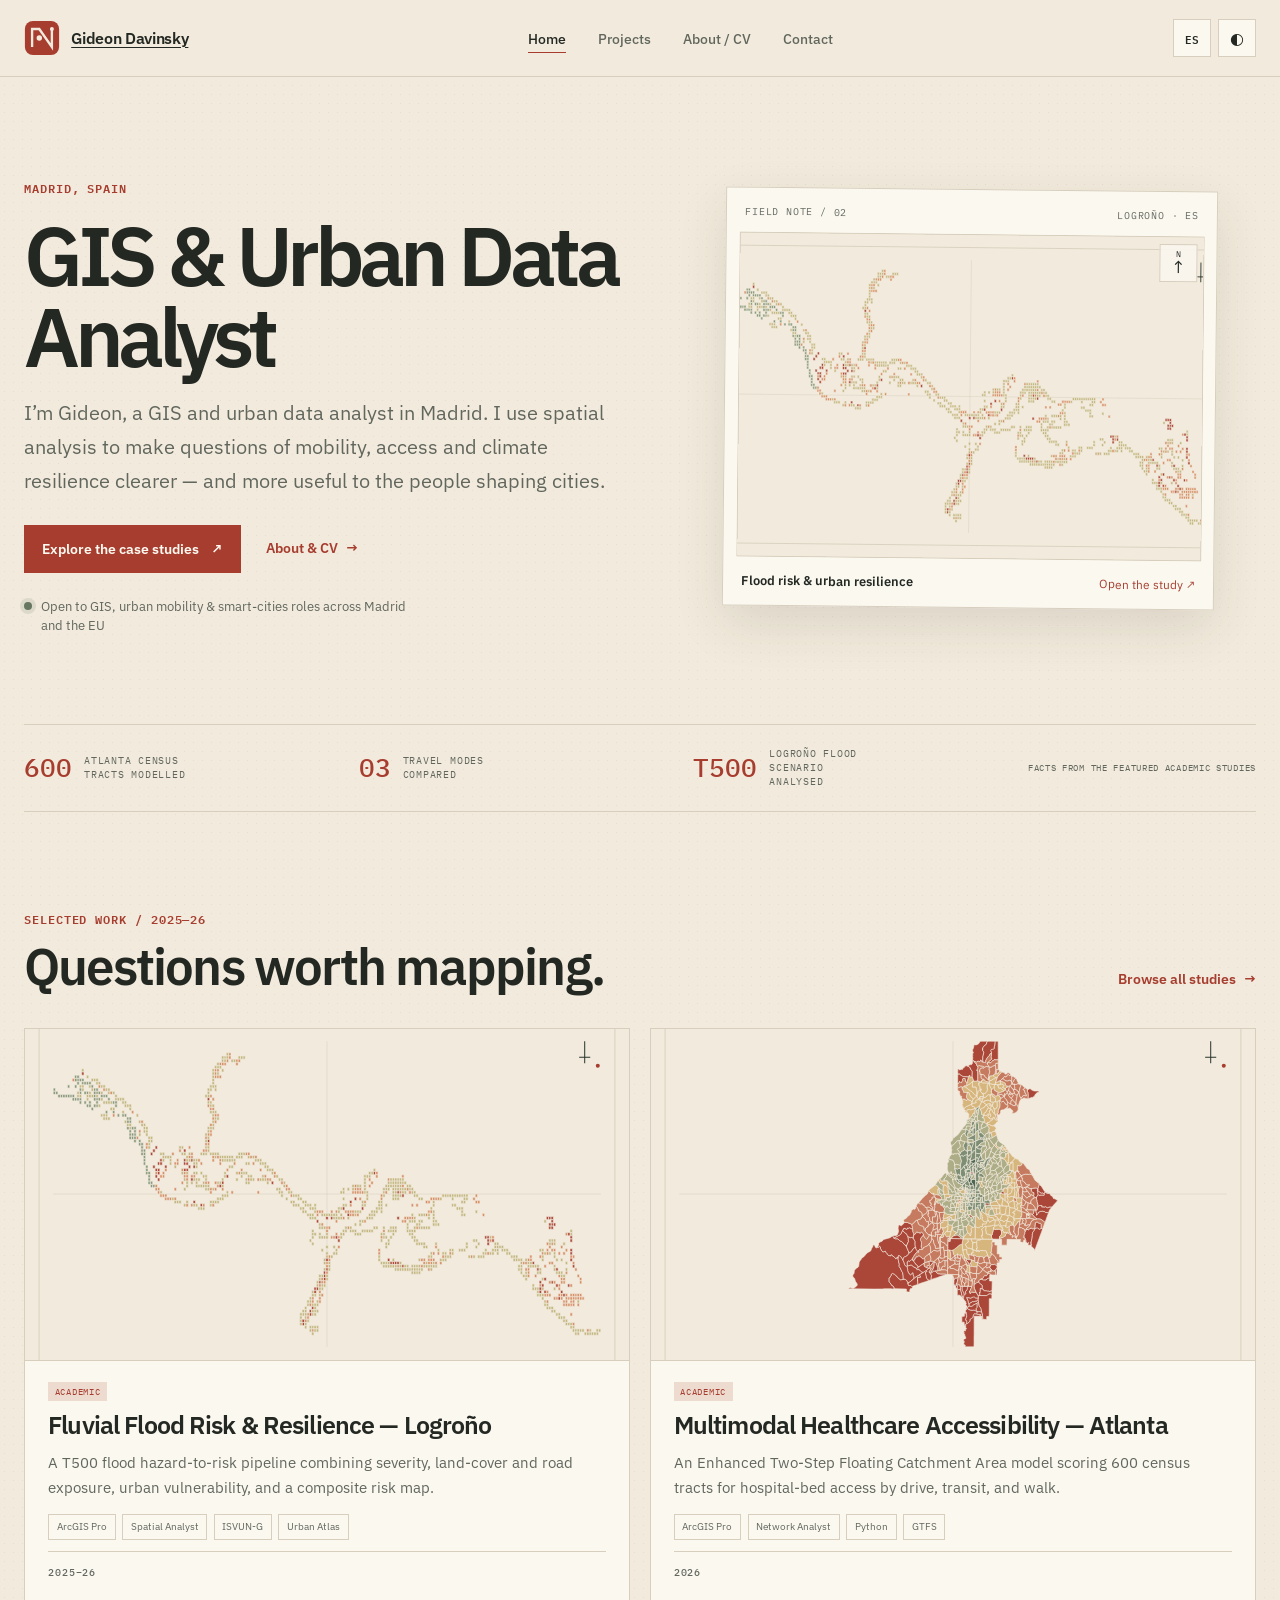
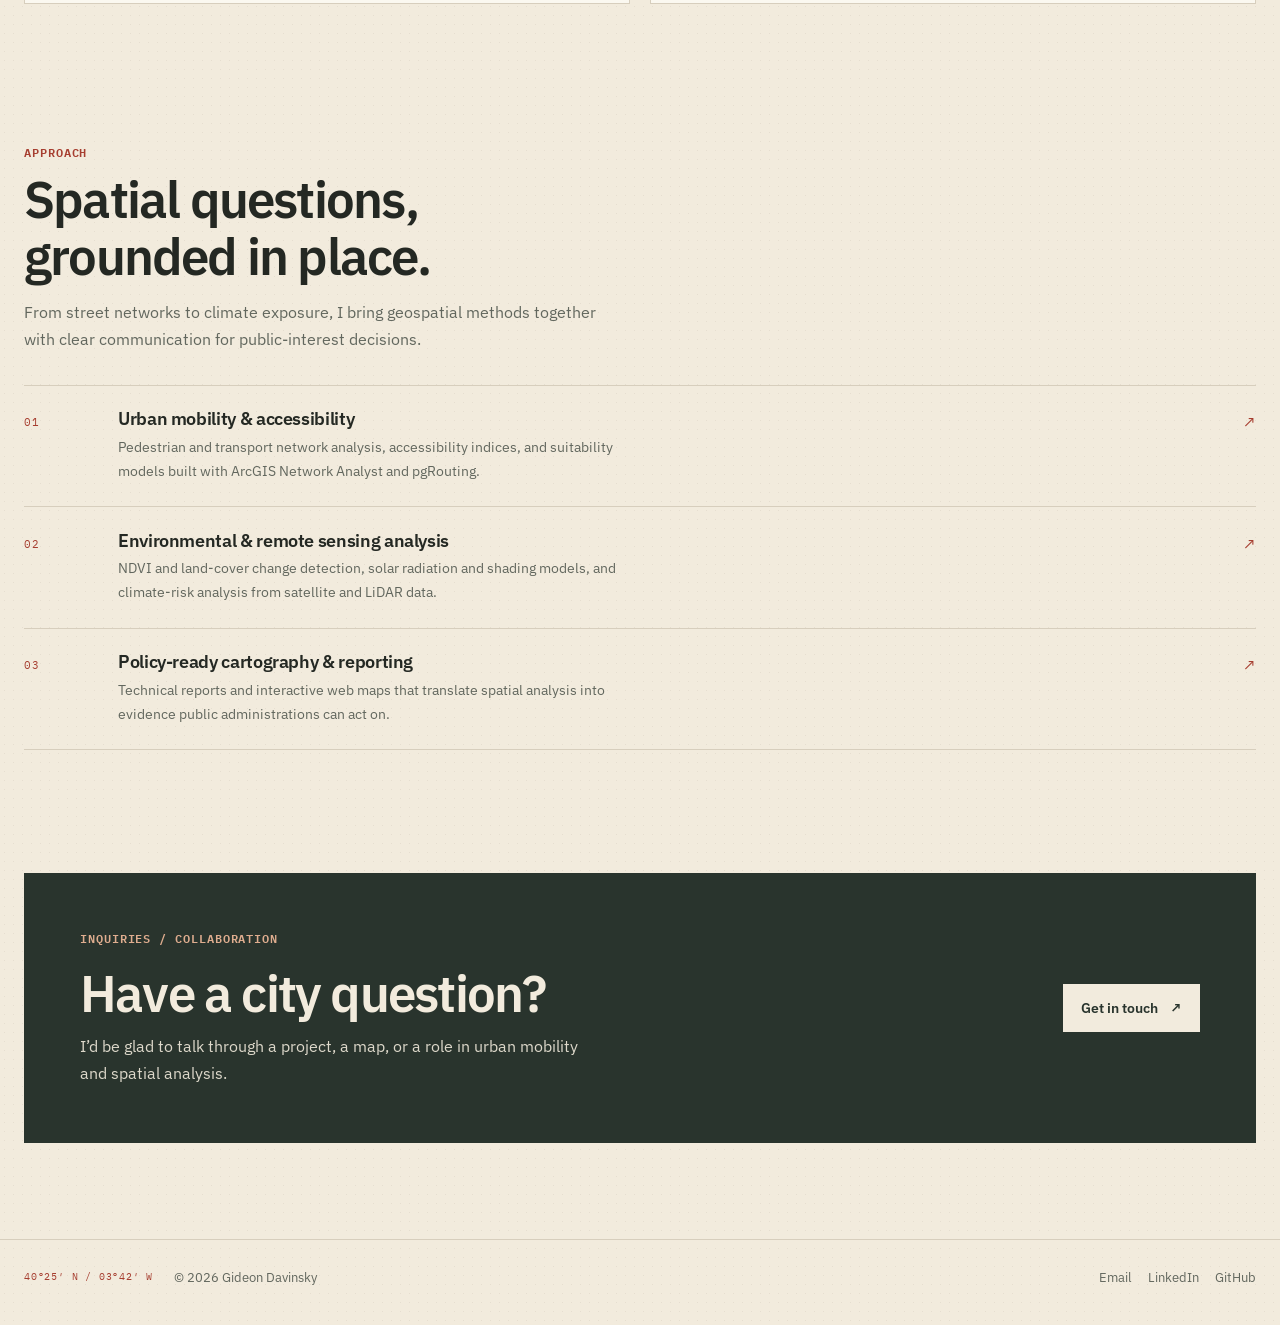
<file: index.html>
<!doctype html>
<html lang="en">
<head>
  <meta charset="utf-8">
  <meta name="viewport" content="width=device-width, initial-scale=1">
  <meta name="theme-color" content="#f2ebdd">
  <title>Gideon Davinsky — GIS &amp; Urban Data Analyst</title>
  <meta name="description" content="Gideon Davinsky is a GIS and urban data analyst based in Madrid, working on mobility, accessibility and urban resilience.">
  <meta property="og:type" content="website">
  <meta property="og:site_name" content="Gideon Davinsky — GIS Portfolio">
  <meta property="og:title" content="Gideon Davinsky — GIS &amp; Urban Data Analyst">
  <meta property="og:description" content="Spatial analysis for more accessible, resilient cities. Madrid-based GIS and urban data analyst.">
  <meta property="og:image" content="assets/og/home.png">
  <meta property="og:url" content="index.html">
  <meta name="twitter:card" content="summary_large_image">
  <link rel="icon" href="data:image/svg+xml,%3Csvg xmlns='http://www.w3.org/2000/svg' viewBox='0 0 32 32'%3E%3Cpath fill='%23a63d2f' d='M4 4h24v24H4z'/%3E%3Cpath d='M9 23V9h6l8 14V9' fill='none' stroke='%23f2ebdd' stroke-width='3'/%3E%3C/svg%3E">
  <link rel="preconnect" href="https://fonts.googleapis.com">
  <link rel="preconnect" href="https://fonts.gstatic.com" crossorigin>
  <link href="https://fonts.googleapis.com/css2?family=IBM+Plex+Mono:wght@400;500;600&family=IBM+Plex+Sans:wght@400;500;600;700&display=swap" rel="stylesheet">
  <link rel="stylesheet" href="css/main.css">
</head>
<body>
  <a class="skip-link" href="#main-content">Skip to content</a>
  <header class="site-header">
    <nav class="nav" aria-label="Main navigation">
      <a class="brand" href="index.html" aria-label="Gideon Davinsky, home">
        <svg class="mark" viewBox="0 0 40 40" aria-hidden="true"><rect x="1" y="1" width="38" height="38" rx="9" fill="var(--accent)"/><path d="M9 30V10h8l14 20V10" fill="none" stroke="var(--bg)" stroke-width="2.6"/><circle cx="17" cy="20" r="3" fill="var(--bg)"/><circle cx="31" cy="10" r="2.2" fill="var(--bg)"/></svg>
        <span>Gideon Davinsky</span>
      </a>
      <ul class="nav-links" id="primary-navigation">
        <li><a href="index.html" aria-current="page" data-i18n="nav_home">Home</a></li>
        <li><a href="projects.html" data-i18n="nav_projects">Projects</a></li>
        <li><a href="about.html" data-i18n="nav_about">About / CV</a></li>
        <li><a href="contact.html" data-i18n="nav_contact">Contact</a></li>
      </ul>
      <div class="nav-tools">
        <button class="lang-toggle" data-i18n-aria="lang_toggle_aria" title="Español / English">ES</button>
        <button class="theme-toggle" data-i18n-aria="theme_toggle_aria" title="Toggle theme" aria-label="Toggle dark mode">◐</button>
        <button class="nav-toggle" data-i18n-aria="menu_aria" aria-controls="primary-navigation" aria-expanded="false">☰</button>
      </div>
    </nav>
  </header>

  <main id="main-content">
    <section class="container hero">
      <div class="hero-copy">
        <p class="eyebrow" data-i18n="eyebrow">Madrid, Spain</p>
        <h1 data-i18n="hero_headline">GIS &amp; Urban Data Analyst</h1>
        <p class="lead" data-i18n="hero_lead">I’m Gideon, a GIS and urban data analyst in Madrid. I use spatial analysis to make questions of mobility, access and climate resilience clearer — and more useful to the people shaping cities.</p>
        <div class="hero-actions">
          <a class="btn" href="projects.html" data-i18n="btn_view_projects">Explore the case studies <span aria-hidden="true">↗</span></a>
          <a class="text-link" href="about.html" data-i18n="btn_about_cv">About &amp; CV <span aria-hidden="true">→</span></a>
        </div>
        <p class="hero-note" data-i18n="hero_note"><span class="status-dot" aria-hidden="true"></span> Open to GIS, urban mobility &amp; smart-cities roles across Madrid and the EU</p>
      </div>
      <figure class="hero-atlas">
        <div class="atlas-topline"><span data-i18n="atlas_label">FIELD NOTE / 02</span><span>LOGROÑO · ES</span></div>
        <img src="assets/maps/logrono-risk.svg" alt="Map preview of the Logroño fluvial flood-risk analysis, rendered from the study’s GeoJSON risk layer">
        <div class="atlas-north" aria-hidden="true">N<span>↑</span></div>
        <figcaption><span data-i18n="atlas_caption">Flood risk &amp; urban resilience</span><a href="projects/logrono-flood-resilience.html" data-i18n="atlas_link">Open the study <span aria-hidden="true">↗</span></a></figcaption>
      </figure>
    </section>

    <section class="container field-notes" aria-label="Selected project facts">
      <div class="field-note"><span class="field-value">600</span><span class="field-label" data-i18n="fact_tracts">Atlanta census tracts modelled</span></div>
      <div class="field-note"><span class="field-value">03</span><span class="field-label" data-i18n="fact_modes">travel modes compared</span></div>
      <div class="field-note"><span class="field-value">T500</span><span class="field-label" data-i18n="fact_flood">Logroño flood scenario analysed</span></div>
      <p class="field-source" data-i18n="fact_source">Facts from the featured academic studies</p>
    </section>

    <section class="container section work-section">
      <div class="section-heading">
        <div><p class="eyebrow" data-i18n="work_kicker">SELECTED WORK / 2025—26</p><h2 data-i18n="featured_heading">Questions worth mapping.</h2></div>
        <a class="text-link" href="projects.html" data-i18n="featured_sub">Browse all studies <span aria-hidden="true">→</span></a>
      </div>
      <div id="featured-projects" class="card-grid project-grid"></div>
    </section>

    <section class="container section practice-section">
      <div class="section-heading section-heading-stacked">
        <p class="eyebrow" data-i18n="practice_kicker">APPROACH</p>
        <h2 data-i18n="whatido_heading">Spatial questions, grounded in place.</h2>
        <p class="section-intro" data-i18n="practice_intro">From street networks to climate exposure, I bring geospatial methods together with clear communication for public-interest decisions.</p>
      </div>
      <div class="practice-list">
        <article class="practice-item"><span class="practice-index">01</span><div><h3 data-i18n="whatido_1_title">Urban mobility &amp; accessibility</h3><p data-i18n="whatido_1_body">Pedestrian and transport network analysis, accessibility indices, and suitability models built with ArcGIS Network Analyst and pgRouting.</p></div><span class="practice-mark" aria-hidden="true">↗</span></article>
        <article class="practice-item"><span class="practice-index">02</span><div><h3 data-i18n="whatido_2_title">Environmental &amp; remote sensing analysis</h3><p data-i18n="whatido_2_body">NDVI and land-cover change detection, solar radiation and shading models, and climate-risk analysis from satellite and LiDAR data.</p></div><span class="practice-mark" aria-hidden="true">↗</span></article>
        <article class="practice-item"><span class="practice-index">03</span><div><h3 data-i18n="whatido_3_title">Policy-ready cartography &amp; reporting</h3><p data-i18n="whatido_3_body">Technical reports and interactive web maps that translate spatial analysis into evidence public administrations can act on.</p></div><span class="practice-mark" aria-hidden="true">↗</span></article>
      </div>
    </section>

    <section class="container contact-band">
      <div><p class="eyebrow" data-i18n="contact_kicker">INQUIRIES / COLLABORATION</p><h2 data-i18n="contact_heading">Have a city question?</h2><p data-i18n="contact_copy">I’d be glad to talk through a project, a map, or a role in urban mobility and spatial analysis.</p></div>
      <a class="btn btn-light" href="contact.html" data-i18n="contact_cta">Get in touch <span aria-hidden="true">↗</span></a>
    </section>
  </main>

  <footer class="site-footer">
    <div class="container footer-inner">
      <div class="footer-signoff"><span class="footer-coord">40°25′ N / 03°42′ W</span><span>© <span id="year">2026</span> Gideon Davinsky</span></div>
      <div class="social"><a href="mailto:gideondavinsky@gmail.com" data-i18n="social_email">Email</a><a href="https://www.linkedin.com/in/gideon-davinsky" target="_blank" rel="noopener" data-i18n="social_linkedin">LinkedIn</a><a href="https://github.com/gideondavinsky/Portfolio-Gideon-Davinsky" target="_blank" rel="noopener" data-i18n="social_github">GitHub</a></div>
    </div>
  </footer>

  <script src="js/projects-data.js"></script>
  <script>
    window.PAGE_I18N = {
      en: {
        doc_title: "Gideon Davinsky — GIS & Urban Data Analyst",
        doc_description: "Gideon Davinsky is a GIS and urban data analyst based in Madrid, working on mobility, accessibility and urban resilience.",
        eyebrow: "Madrid, Spain",
        hero_headline: "GIS &amp; Urban Data Analyst",
        hero_lead: "I’m Gideon, a GIS and urban data analyst in Madrid. I use spatial analysis to make questions of mobility, access and climate resilience clearer — and more useful to the people shaping cities.",
        btn_view_projects: "Explore the case studies <span aria-hidden=\"true\">↗</span>",
        btn_about_cv: "About &amp; CV <span aria-hidden=\"true\">→</span>",
        hero_note: "<span class=\"status-dot\" aria-hidden=\"true\"></span> Open to GIS, urban mobility &amp; smart-cities roles across Madrid and the EU",
        atlas_label: "FIELD NOTE / 02",
        atlas_caption: "Flood risk &amp; urban resilience",
        atlas_link: "Open the study <span aria-hidden=\"true\">↗</span>",
        fact_tracts: "Atlanta census tracts modelled",
        fact_modes: "travel modes compared",
        fact_flood: "Logroño flood scenario analysed",
        fact_source: "Facts from the featured academic studies",
        work_kicker: "SELECTED WORK / 2025—26",
        featured_heading: "Questions worth mapping.",
        featured_sub: "Browse all studies <span aria-hidden=\"true\">→</span>",
        practice_kicker: "APPROACH",
        whatido_heading: "Spatial questions, grounded in place.",
        practice_intro: "From street networks to climate exposure, I bring geospatial methods together with clear communication for public-interest decisions.",
        whatido_1_title: "Urban mobility &amp; accessibility",
        whatido_1_body: "Pedestrian and transport network analysis, accessibility indices, and suitability models built with ArcGIS Network Analyst and pgRouting.",
        whatido_2_title: "Environmental &amp; remote sensing analysis",
        whatido_2_body: "NDVI and land-cover change detection, solar radiation and shading models, and climate-risk analysis from satellite and LiDAR data.",
        whatido_3_title: "Policy-ready cartography &amp; reporting",
        whatido_3_body: "Technical reports and interactive web maps that translate spatial analysis into evidence public administrations can act on.",
        contact_kicker: "INQUIRIES / COLLABORATION",
        contact_heading: "Have a city question?",
        contact_copy: "I’d be glad to talk through a project, a map, or a role in urban mobility and spatial analysis.",
        contact_cta: "Get in touch <span aria-hidden=\"true\">↗</span>"
      },
      es: {
        doc_title: "Gideon Davinsky — Analista SIG y de Datos Urbanos",
        doc_description: "Gideon Davinsky es analista SIG y de datos urbanos con base en Madrid, especializado en movilidad, accesibilidad y resiliencia urbana.",
        eyebrow: "Madrid, España",
        hero_headline: "Analista SIG y de datos urbanos",
        hero_lead: "Soy Gideon, analista SIG y de datos urbanos en Madrid. Uso el análisis espacial para aclarar cuestiones de movilidad, acceso y resiliencia climática — y hacerlas más útiles para quienes construyen ciudad.",
        btn_view_projects: "Explorar los estudios <span aria-hidden=\"true\">↗</span>",
        btn_about_cv: "Sobre mí y CV <span aria-hidden=\"true\">→</span>",
        hero_note: "<span class=\"status-dot\" aria-hidden=\"true\"></span> Abierto a puestos de SIG, movilidad urbana y ciudades inteligentes en Madrid y la UE",
        atlas_label: "NOTA DE CAMPO / 02",
        atlas_caption: "Riesgo de inundación y resiliencia urbana",
        atlas_link: "Abrir el estudio <span aria-hidden=\"true\">↗</span>",
        fact_tracts: "secciones censales modeladas en Atlanta",
        fact_modes: "modos de transporte comparados",
        fact_flood: "escenario de inundación analizado en Logroño",
        fact_source: "Datos extraídos de los estudios académicos destacados",
        work_kicker: "TRABAJO SELECCIONADO / 2025—26",
        featured_heading: "Preguntas que merecen un mapa.",
        featured_sub: "Ver todos los estudios <span aria-hidden=\"true\">→</span>",
        practice_kicker: "ENFOQUE",
        whatido_heading: "Preguntas espaciales, arraigadas en el lugar.",
        practice_intro: "Desde las redes viarias hasta la exposición climática, combino métodos geoespaciales y comunicación clara para apoyar decisiones de interés público.",
        whatido_1_title: "Movilidad urbana y accesibilidad",
        whatido_1_body: "Análisis de redes peatonales y de transporte, índices de accesibilidad y modelos de idoneidad con ArcGIS Network Analyst y pgRouting.",
        whatido_2_title: "Análisis ambiental y teledetección",
        whatido_2_body: "Detección de cambios de NDVI y cobertura del suelo, modelos de radiación solar y sombra, y análisis de riesgo climático con datos satelitales y LiDAR.",
        whatido_3_title: "Cartografía e informes para políticas públicas",
        whatido_3_body: "Informes técnicos y mapas web interactivos que convierten el análisis espacial en evidencia útil para las administraciones públicas.",
        contact_kicker: "CONSULTAS / COLABORACIÓN",
        contact_heading: "¿Una pregunta sobre la ciudad?",
        contact_copy: "Hablemos de un proyecto, un mapa o una oportunidad en movilidad urbana y análisis espacial.",
        contact_cta: "Hablemos <span aria-hidden=\"true\">↗</span>"
      }
    };
  </script>
  <script src="js/i18n.js"></script>
  <script src="js/site.js"></script>
</body>
</html>
</file>
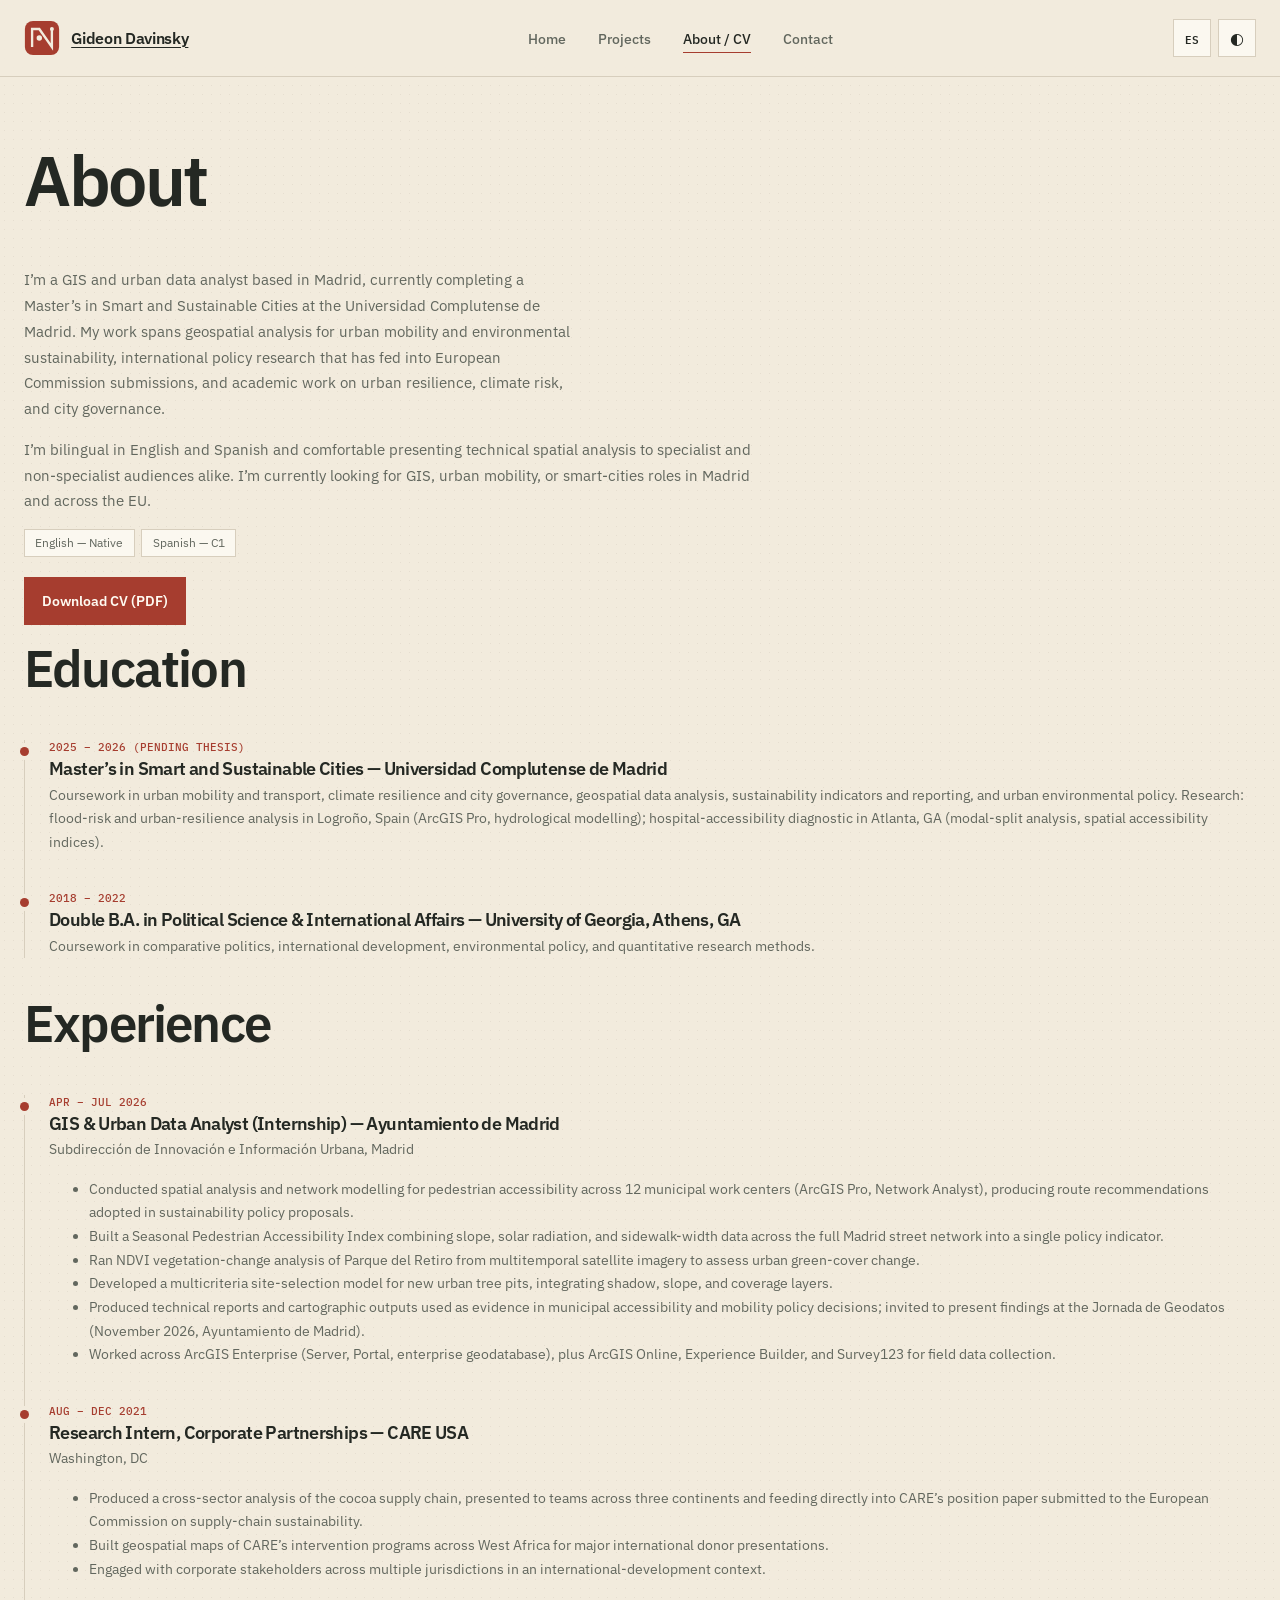
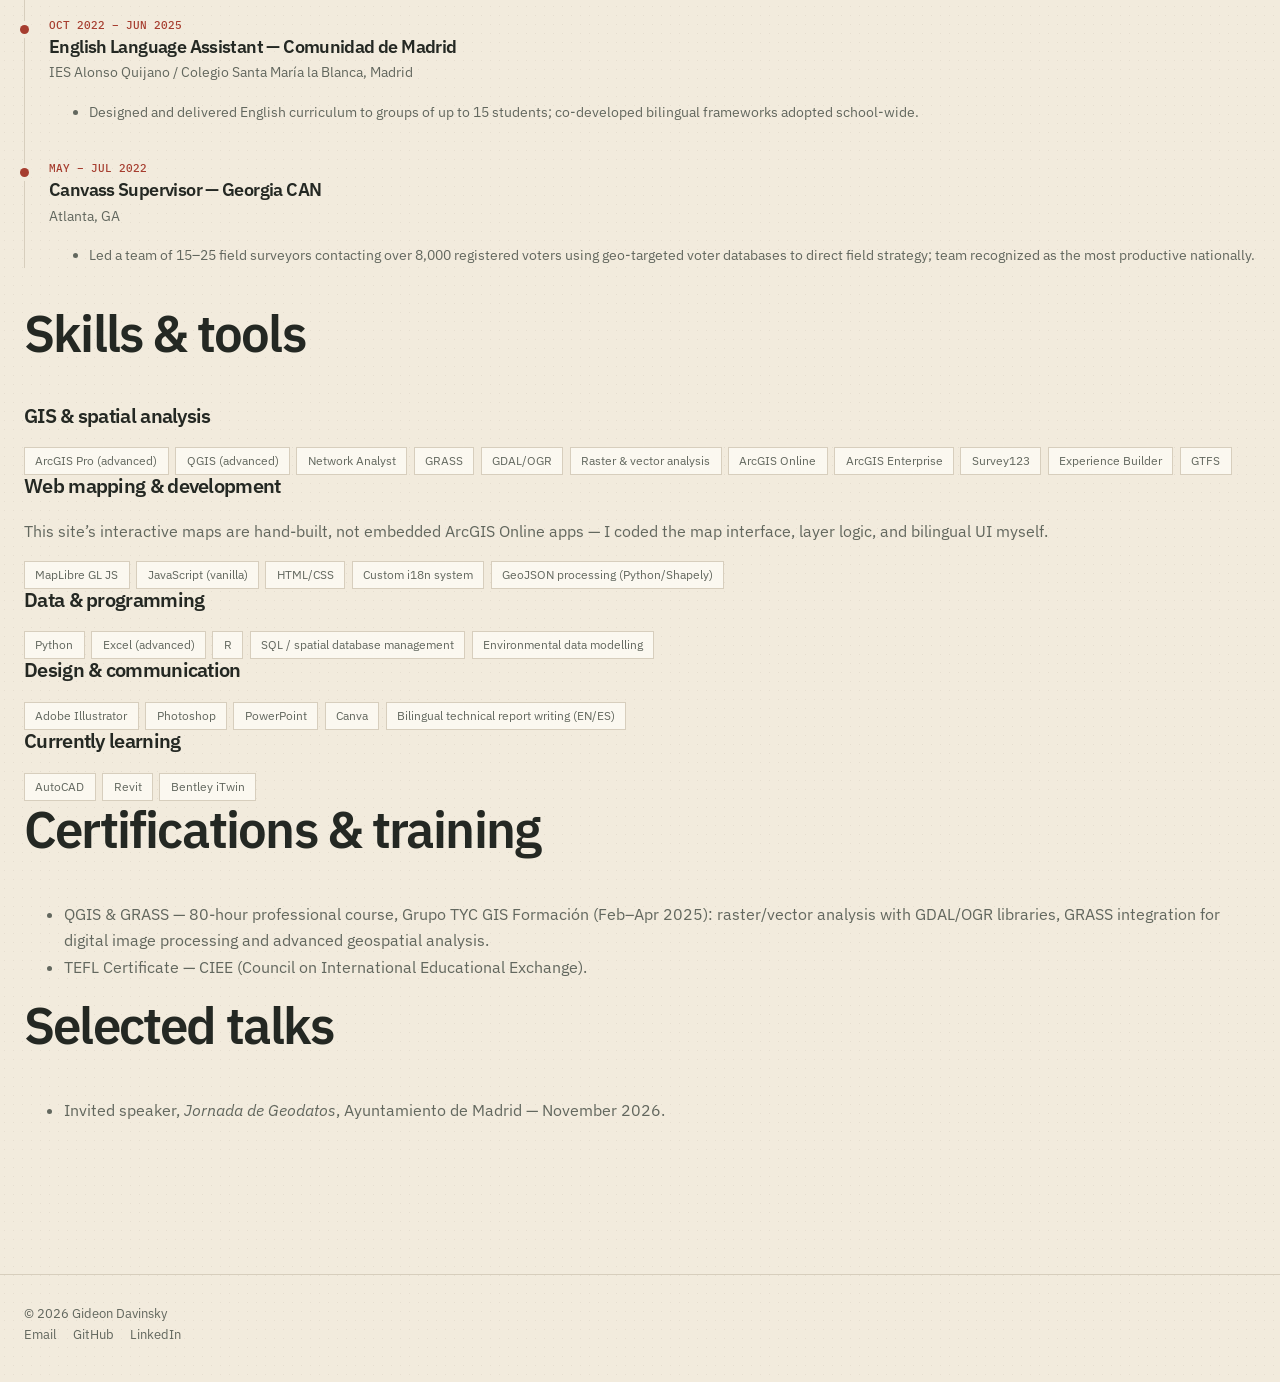
<file: about.html>
<!doctype html>
<html lang="en">
<head>
<meta charset="utf-8">
<meta name="viewport" content="width=device-width, initial-scale=1">
<title>About &amp; CV — Gideon Davinsky</title>
<meta name="description" content="Background, education, and experience of Gideon Davinsky, a GIS and urban data analyst based in Madrid.">
<meta property="og:type" content="website">
<meta property="og:site_name" content="Gideon Davinsky — GIS Portfolio">
<meta property="og:title" content="About &amp; CV — Gideon Davinsky">
<meta property="og:description" content="Background, education, and experience of Gideon Davinsky, a GIS and urban data analyst based in Madrid.">
<meta property="og:image" content="assets/og/about.png">
<meta property="og:url" content="about.html">
<meta name="twitter:card" content="summary_large_image">
<link rel="icon" href="data:image/svg+xml,%3Csvg xmlns='http://www.w3.org/2000/svg' viewBox='0 0 32 32'%3E%3Cpath fill='%23a63d2f' d='M16 2a10 10 0 0 0-10 10c0 7 10 18 10 18s10-11 10-18A10 10 0 0 0 16 2z'/%3E%3Ccircle cx='16' cy='12' r='4' fill='%23fff'/%3E%3C/svg%3E">
<link rel="preconnect" href="https://fonts.googleapis.com">
<link rel="preconnect" href="https://fonts.gstatic.com" crossorigin>
<link href="https://fonts.googleapis.com/css2?family=IBM+Plex+Mono:wght@400;500;600&family=IBM+Plex+Sans:wght@400;500;600;700&display=swap" rel="stylesheet">
<link rel="stylesheet" href="css/main.css">
</head>
<body>
  <a class="skip-link" href="#main-content">Skip to content</a>

<header class="site-header">
  <nav class="nav" aria-label="Main navigation">
    <a class="brand" href="index.html">
      <svg class="mark" viewBox="0 0 40 40" aria-hidden="true"><rect x="1" y="1" width="38" height="38" rx="9" fill="var(--accent)"/><path d="M9 30V10h8l14 20V10" fill="none" stroke="var(--bg)" stroke-width="2.6"/><circle cx="17" cy="20" r="3" fill="var(--bg)"/><circle cx="31" cy="10" r="2.2" fill="var(--bg)"/></svg>
      Gideon Davinsky
    </a>
    <ul class="nav-links" id="primary-navigation">
      <li><a href="index.html" data-i18n="nav_home">Home</a></li>
      <li><a href="projects.html" data-i18n="nav_projects">Projects</a></li>
      <li><a href="about.html" aria-current="page" data-i18n="nav_about">About / CV</a></li>
      <li><a href="contact.html" data-i18n="nav_contact">Contact</a></li>
    </ul>
    <div class="nav-tools">
      <button class="lang-toggle" data-i18n-aria="lang_toggle_aria" title="Español / English">ES</button>
      <button class="theme-toggle" data-i18n-aria="theme_toggle_aria" title="Toggle theme">◐</button>
      <button class="nav-toggle" data-i18n-aria="menu_aria" aria-controls="primary-navigation" aria-expanded="false">☰</button>
    </div>
  </nav>
</header>

<main id="main-content" class="container section">
  <h1 data-i18n="h_about">About</h1>
  <div class="prose">
    <p class="lead" data-i18n="lead_1">
      I&rsquo;m a GIS and urban data analyst based in Madrid, currently completing a Master&rsquo;s
      in Smart and Sustainable Cities at the Universidad Complutense de Madrid. My work spans
      geospatial analysis for urban mobility and environmental sustainability, international
      policy research that has fed into European Commission submissions, and academic work on
      urban resilience, climate risk, and city governance.
    </p>
    <p data-i18n="lead_2">
      I&rsquo;m bilingual in English and Spanish and comfortable presenting technical spatial
      analysis to specialist and non-specialist audiences alike. I&rsquo;m currently looking for
      GIS, urban mobility, or smart-cities roles in Madrid and across the EU.
    </p>
    <div class="pill-row" style="margin-bottom:1.25rem">
      <span class="pill" data-i18n="lang_en">English &mdash; Native</span>
      <span class="pill" data-i18n="lang_es">Spanish &mdash; C1</span>
    </div>
    <p>
      <a class="btn" id="cv-download" href="assets/CV_EN.pdf" data-cv-en="assets/CV_EN.pdf" data-cv-es="assets/CV_ES.pdf" data-i18n="btn_download_cv">Download CV (PDF)</a>
    </p>
  </div>

  <h2 data-i18n="h_education">Education</h2>
  <div class="timeline">
    <div class="timeline-item">
      <div class="when" data-i18n="edu_1_when">2025 &ndash; 2026 (pending thesis)</div>
      <h3 data-i18n="edu_1_title">Master&rsquo;s in Smart and Sustainable Cities &mdash; Universidad Complutense de Madrid</h3>
      <p class="muted" data-i18n="edu_1_body">Coursework in urban mobility and transport, climate resilience and city governance,
        geospatial data analysis, sustainability indicators and reporting, and urban
        environmental policy. Research: flood-risk and urban-resilience analysis in Logroño,
        Spain (ArcGIS Pro, hydrological modelling); hospital-accessibility diagnostic in
        Atlanta, GA (modal-split analysis, spatial accessibility indices).</p>
    </div>
    <div class="timeline-item">
      <div class="when">2018 &ndash; 2022</div>
      <h3 data-i18n="edu_2_title">Double B.A. in Political Science &amp; International Affairs &mdash; University of Georgia, Athens, GA</h3>
      <p class="muted" data-i18n="edu_2_body">Coursework in comparative politics, international development, environmental
        policy, and quantitative research methods.</p>
    </div>
  </div>

  <h2 data-i18n="h_experience">Experience</h2>
  <div class="timeline">
    <div class="timeline-item">
      <div class="when" data-i18n="exp_1_when">Apr &ndash; Jul 2026</div>
      <h3 data-i18n="exp_1_title">GIS &amp; Urban Data Analyst (Internship) &mdash; Ayuntamiento de Madrid</h3>
      <p class="muted" data-i18n="exp_1_org">Subdirección de Innovación e Información Urbana, Madrid</p>
      <ul class="muted">
        <li data-i18n="exp_1_b1">Conducted spatial analysis and network modelling for pedestrian accessibility across 12
          municipal work centers (ArcGIS Pro, Network Analyst), producing route recommendations
          adopted in sustainability policy proposals.</li>
        <li data-i18n="exp_1_b2">Built a Seasonal Pedestrian Accessibility Index combining slope, solar radiation, and
          sidewalk-width data across the full Madrid street network into a single policy
          indicator.</li>
        <li data-i18n="exp_1_b3">Ran NDVI vegetation-change analysis of Parque del Retiro from multitemporal satellite
          imagery to assess urban green-cover change.</li>
        <li data-i18n="exp_1_b4">Developed a multicriteria site-selection model for new urban tree pits, integrating
          shadow, slope, and coverage layers.</li>
        <li data-i18n="exp_1_b5">Produced technical reports and cartographic outputs used as evidence in municipal
          accessibility and mobility policy decisions; invited to present findings at the
          Jornada de Geodatos (November 2026, Ayuntamiento de Madrid).</li>
        <li data-i18n="exp_1_b6">Worked across ArcGIS Enterprise (Server, Portal, enterprise geodatabase), plus ArcGIS
          Online, Experience Builder, and Survey123 for field data collection.</li>
      </ul>
    </div>
    <div class="timeline-item">
      <div class="when">Aug &ndash; Dec 2021</div>
      <h3 data-i18n="exp_2_title">Research Intern, Corporate Partnerships &mdash; CARE USA</h3>
      <p class="muted" data-i18n="exp_2_org">Washington, DC</p>
      <ul class="muted">
        <li data-i18n="exp_2_b1">Produced a cross-sector analysis of the cocoa supply chain, presented to teams across
          three continents and feeding directly into CARE&rsquo;s position paper submitted to the
          European Commission on supply-chain sustainability.</li>
        <li data-i18n="exp_2_b2">Built geospatial maps of CARE&rsquo;s intervention programs across West Africa for major
          international donor presentations.</li>
        <li data-i18n="exp_2_b3">Engaged with corporate stakeholders across multiple jurisdictions in an
          international-development context.</li>
      </ul>
    </div>
    <div class="timeline-item">
      <div class="when">Oct 2022 &ndash; Jun 2025</div>
      <h3 data-i18n="exp_3_title">English Language Assistant &mdash; Comunidad de Madrid</h3>
      <p class="muted" data-i18n="exp_3_org">IES Alonso Quijano / Colegio Santa María la Blanca, Madrid</p>
      <ul class="muted">
        <li data-i18n="exp_3_b1">Designed and delivered English curriculum to groups of up to 15 students; co-developed
          bilingual frameworks adopted school-wide.</li>
      </ul>
    </div>
    <div class="timeline-item">
      <div class="when">May &ndash; Jul 2022</div>
      <h3 data-i18n="exp_4_title">Canvass Supervisor &mdash; Georgia CAN</h3>
      <p class="muted" data-i18n="exp_4_org">Atlanta, GA</p>
      <ul class="muted">
        <li data-i18n="exp_4_b1">Led a team of 15&ndash;25 field surveyors contacting over 8,000 registered voters using
          geo-targeted voter databases to direct field strategy; team recognized as the most
          productive nationally.</li>
      </ul>
    </div>
  </div>

  <h2 data-i18n="h_skills">Skills &amp; tools</h2>
  <h3 data-i18n="skill_h_gis">GIS &amp; spatial analysis</h3>
  <div class="pill-row" data-i18n="skill_gis_list"></div>
  <h3 data-i18n="skill_h_web">Web mapping &amp; development</h3>
  <p class="muted" data-i18n="skill_web_note">This site&rsquo;s interactive maps are hand-built, not embedded ArcGIS Online
    apps &mdash; I coded the map interface, layer logic, and bilingual UI myself.</p>
  <div class="pill-row" data-i18n="skill_web_list"></div>
  <h3 data-i18n="skill_h_data">Data &amp; programming</h3>
  <div class="pill-row" data-i18n="skill_data_list"></div>
  <h3 data-i18n="skill_h_design">Design &amp; communication</h3>
  <div class="pill-row" data-i18n="skill_design_list"></div>
  <h3 data-i18n="skill_h_learning">Currently learning</h3>
  <div class="pill-row" data-i18n="skill_learning_list"></div>

  <h2 data-i18n="h_certs">Certifications &amp; training</h2>
  <ul class="muted">
    <li data-i18n="cert_1">QGIS &amp; GRASS &mdash; 80-hour professional course, Grupo TYC GIS Formación (Feb&ndash;Apr
      2025): raster/vector analysis with GDAL/OGR libraries, GRASS integration for digital
      image processing and advanced geospatial analysis.</li>
    <li data-i18n="cert_2">TEFL Certificate &mdash; CIEE (Council on International Educational Exchange).</li>
  </ul>

  <h2 data-i18n="h_talks">Selected talks</h2>
  <ul class="muted">
    <li data-i18n="talk_1">Invited speaker, <em>Jornada de Geodatos</em>, Ayuntamiento de Madrid &mdash; November 2026.</li>
  </ul>
</main>

<footer class="site-footer">
  <div class="container">
    <div>&copy; <span id="year">2026</span> Gideon Davinsky</div>
    <div class="social">
      <a href="mailto:gideondavinsky@gmail.com" data-i18n="social_email">Email</a>
      <a href="https://github.com/gideondavinsky/Portfolio-Gideon-Davinsky" target="_blank" rel="noopener" data-i18n="social_github">GitHub</a><a href="https://www.linkedin.com/in/gideon-davinsky" data-i18n="social_linkedin">LinkedIn</a>
    </div>
  </div>
</footer>

<script>
  window.PAGE_I18N = {
    en: {
      doc_title: "About &amp; CV — Gideon Davinsky",
      doc_description: "Background, education, and experience of Gideon Davinsky, a GIS and urban data analyst based in Madrid.",
      h_about: "About",
      lead_1: "I’m a GIS and urban data analyst based in Madrid, currently completing a Master’s in Smart and Sustainable Cities at the Universidad Complutense de Madrid. My work spans geospatial analysis for urban mobility and environmental sustainability, international policy research that has fed into European Commission submissions, and academic work on urban resilience, climate risk, and city governance.",
      lead_2: "I’m bilingual in English and Spanish and comfortable presenting technical spatial analysis to specialist and non-specialist audiences alike. I’m currently looking for GIS, urban mobility, or smart-cities roles in Madrid and across the EU.",
      lang_en: "English — Native",
      lang_es: "Spanish — C1",
      btn_download_cv: "Download CV (PDF)",
      h_education: "Education",
      edu_1_when: "2025 – 2026 (pending thesis)",
      edu_1_title: "Master’s in Smart and Sustainable Cities — Universidad Complutense de Madrid",
      edu_1_body: "Coursework in urban mobility and transport, climate resilience and city governance, geospatial data analysis, sustainability indicators and reporting, and urban environmental policy. Research: flood-risk and urban-resilience analysis in Logroño, Spain (ArcGIS Pro, hydrological modelling); hospital-accessibility diagnostic in Atlanta, GA (modal-split analysis, spatial accessibility indices).",
      edu_2_title: "Double B.A. in Political Science &amp; International Affairs — University of Georgia, Athens, GA",
      edu_2_body: "Coursework in comparative politics, international development, environmental policy, and quantitative research methods.",
      h_experience: "Experience",
      exp_1_when: "Apr – Jul 2026",
      exp_1_title: "GIS &amp; Urban Data Analyst (Internship) — Ayuntamiento de Madrid",
      exp_1_org: "Subdirección de Innovación e Información Urbana, Madrid",
      exp_1_b1: "Conducted spatial analysis and network modelling for pedestrian accessibility across 12 municipal work centers (ArcGIS Pro, Network Analyst), producing route recommendations adopted in sustainability policy proposals.",
      exp_1_b2: "Built a Seasonal Pedestrian Accessibility Index combining slope, solar radiation, and sidewalk-width data across the full Madrid street network into a single policy indicator.",
      exp_1_b3: "Ran NDVI vegetation-change analysis of Parque del Retiro from multitemporal satellite imagery to assess urban green-cover change.",
      exp_1_b4: "Developed a multicriteria site-selection model for new urban tree pits, integrating shadow, slope, and coverage layers.",
      exp_1_b5: "Produced technical reports and cartographic outputs used as evidence in municipal accessibility and mobility policy decisions; invited to present findings at the Jornada de Geodatos (November 2026, Ayuntamiento de Madrid).",
      exp_1_b6: "Worked across ArcGIS Enterprise (Server, Portal, enterprise geodatabase), plus ArcGIS Online, Experience Builder, and Survey123 for field data collection.",
      exp_2_title: "Research Intern, Corporate Partnerships — CARE USA",
      exp_2_org: "Washington, DC",
      exp_2_b1: "Produced a cross-sector analysis of the cocoa supply chain, presented to teams across three continents and feeding directly into CARE’s position paper submitted to the European Commission on supply-chain sustainability.",
      exp_2_b2: "Built geospatial maps of CARE’s intervention programs across West Africa for major international donor presentations.",
      exp_2_b3: "Engaged with corporate stakeholders across multiple jurisdictions in an international-development context.",
      exp_3_title: "English Language Assistant — Comunidad de Madrid",
      exp_3_org: "IES Alonso Quijano / Colegio Santa María la Blanca, Madrid",
      exp_3_b1: "Designed and delivered English curriculum to groups of up to 15 students; co-developed bilingual frameworks adopted school-wide.",
      exp_4_title: "Canvass Supervisor — Georgia CAN",
      exp_4_org: "Atlanta, GA",
      exp_4_b1: "Led a team of 15–25 field surveyors contacting over 8,000 registered voters using geo-targeted voter databases to direct field strategy; team recognized as the most productive nationally.",
      h_skills: "Skills &amp; tools",
      skill_h_gis: "GIS &amp; spatial analysis",
      skill_gis_list: "<span class=\"pill\">ArcGIS Pro (advanced)</span><span class=\"pill\">QGIS (advanced)</span><span class=\"pill\">Network Analyst</span><span class=\"pill\">GRASS</span><span class=\"pill\">GDAL/OGR</span><span class=\"pill\">Raster &amp; vector analysis</span><span class=\"pill\">ArcGIS Online</span><span class=\"pill\">ArcGIS Enterprise</span><span class=\"pill\">Survey123</span><span class=\"pill\">Experience Builder</span><span class=\"pill\">GTFS</span>",
      skill_h_web: "Web mapping &amp; development",
      skill_web_note: "This site’s interactive maps are hand-built, not embedded ArcGIS Online apps — I coded the map interface, layer logic, and bilingual UI myself.",
      skill_web_list: "<span class=\"pill\">MapLibre GL JS</span><span class=\"pill\">JavaScript (vanilla)</span><span class=\"pill\">HTML/CSS</span><span class=\"pill\">Custom i18n system</span><span class=\"pill\">GeoJSON processing (Python/Shapely)</span>",
      skill_h_data: "Data &amp; programming",
      skill_data_list: "<span class=\"pill\">Python</span><span class=\"pill\">Excel (advanced)</span><span class=\"pill\">R</span><span class=\"pill\">SQL / spatial database management</span><span class=\"pill\">Environmental data modelling</span>",
      skill_h_design: "Design &amp; communication",
      skill_design_list: "<span class=\"pill\">Adobe Illustrator</span><span class=\"pill\">Photoshop</span><span class=\"pill\">PowerPoint</span><span class=\"pill\">Canva</span><span class=\"pill\">Bilingual technical report writing (EN/ES)</span>",
      skill_h_learning: "Currently learning",
      skill_learning_list: "<span class=\"pill\">AutoCAD</span><span class=\"pill\">Revit</span><span class=\"pill\">Bentley iTwin</span>",
      h_certs: "Certifications &amp; training",
      cert_1: "QGIS &amp; GRASS — 80-hour professional course, Grupo TYC GIS Formación (Feb–Apr 2025): raster/vector analysis with GDAL/OGR libraries, GRASS integration for digital image processing and advanced geospatial analysis.",
      cert_2: "TEFL Certificate — CIEE (Council on International Educational Exchange).",
      h_talks: "Selected talks",
      talk_1: "Invited speaker, <em>Jornada de Geodatos</em>, Ayuntamiento de Madrid — November 2026."
    },
    es: {
      doc_title: "Sobre mí y CV — Gideon Davinsky",
      doc_description: "Trayectoria, formación y experiencia de Gideon Davinsky, analista SIG y de datos urbanos con base en Madrid.",
      h_about: "Sobre mí",
      lead_1: "Soy analista SIG y de datos urbanos con base en Madrid, actualmente cursando un Máster en Ciudades Inteligentes y Sostenibles en la Universidad Complutense de Madrid. Mi trabajo abarca el análisis geoespacial aplicado a la movilidad sostenible y la transición ecológica urbana, investigación de política internacional que ha alimentado propuestas presentadas ante la Comisión Europea, y trabajo académico sobre resiliencia urbana, riesgo climático y gobernanza de ciudades.",
      lead_2: "Soy bilingüe en inglés y español, y me manejo con soltura presentando análisis espacial técnico tanto a públicos especializados como no especializados. Actualmente busco puestos de SIG, movilidad urbana o ciudades inteligentes en Madrid y en el resto de la UE.",
      lang_en: "Inglés — Nativo",
      lang_es: "Español — C1",
      btn_download_cv: "Descargar CV (PDF)",
      h_education: "Formación",
      edu_1_when: "2025 – 2026 (tesis pendiente)",
      edu_1_title: "Máster en Ciudades Inteligentes y Sostenibles — Universidad Complutense de Madrid",
      edu_1_body: "Asignaturas de movilidad urbana y transporte, resiliencia climática y gobernanza de ciudades, análisis de datos geoespaciales, indicadores y reporting de sostenibilidad, y política ambiental urbana. Trabajos de investigación: análisis de riesgo de inundación y resiliencia urbana en Logroño, España (ArcGIS Pro, modelización hidrológica); diagnóstico de accesibilidad hospitalaria en Atlanta, GA (análisis de reparto modal, índices de accesibilidad espacial).",
      edu_2_title: "Doble Grado en Ciencias Políticas y Relaciones Internacionales — Universidad de Georgia, Athens, GA",
      edu_2_body: "Asignaturas de política comparada, desarrollo internacional, política ambiental y métodos de investigación cuantitativa.",
      h_experience: "Experiencia",
      exp_1_when: "Abr – Jul 2026",
      exp_1_title: "Analista SIG y de Datos Urbanos (Becario) — Ayuntamiento de Madrid",
      exp_1_org: "Subdirección de Innovación e Información Urbana, Madrid",
      exp_1_b1: "Análisis espacial y modelización de redes para la accesibilidad peatonal en 12 centros de trabajo municipales (ArcGIS Pro, Network Analyst), generando recomendaciones de rutas adoptadas en propuestas de política de sostenibilidad.",
      exp_1_b2: "Construcción de un Índice Estacional de Accesibilidad Peatonal que combina pendiente, radiación solar y ancho de acera en toda la red viaria de Madrid, integrado en un único indicador para la toma de decisiones.",
      exp_1_b3: "Análisis NDVI de cambio de la cobertura vegetal en el Parque del Retiro a partir de imágenes satelitales multitemporales.",
      exp_1_b4: "Desarrollo de un modelo multicriterio de selección de ubicaciones para nuevos alcorques, integrando capas de sombra, pendiente y cobertura.",
      exp_1_b5: "Elaboración de informes técnicos y productos cartográficos empleados como evidencia en decisiones municipales de accesibilidad y movilidad; ponente invitado en la Jornada de Geodatos (noviembre de 2026, Ayuntamiento de Madrid).",
      exp_1_b6: "Trabajo en entorno ArcGIS Enterprise (Server, Portal, geodatabase corporativa), además de ArcGIS Online, Experience Builder y Survey123 para la recogida de datos de campo.",
      exp_2_title: "Becario de Investigación, Alianzas Corporativas — CARE USA",
      exp_2_org: "Washington, DC",
      exp_2_b1: "Elaboración de un análisis intersectorial de la cadena de suministro del cacao, presentado a equipos en tres continentes y que fundamentó directamente la posición de CARE ante la Comisión Europea en materia de sostenibilidad de la cadena de suministro.",
      exp_2_b2: "Elaboración de mapas geoespaciales de los programas de intervención de CARE en África Occidental para presentaciones ante grandes donantes internacionales.",
      exp_2_b3: "Interlocución con partes interesadas corporativas en múltiples jurisdicciones en un contexto de desarrollo internacional.",
      exp_3_title: "Auxiliar de Conversación de Inglés — Comunidad de Madrid",
      exp_3_org: "IES Alonso Quijano / Colegio Santa María la Blanca, Madrid",
      exp_3_b1: "Diseño e impartición de un programa de inglés a grupos de hasta 15 alumnos; codesarrollo de unidades bilingües adoptadas a nivel de centro.",
      exp_4_title: "Supervisor de Equipo de Campaña — Georgia CAN",
      exp_4_org: "Atlanta, GA",
      exp_4_b1: "Dirección de un equipo de 15–25 encuestadores de campo, contactando a más de 8.000 votantes registrados mediante bases de datos georreferenciadas para dirigir la estrategia sobre el terreno; equipo reconocido como el más productivo a nivel nacional.",
      h_skills: "Habilidades y herramientas",
      skill_h_gis: "SIG y análisis espacial",
      skill_gis_list: "<span class=\"pill\">ArcGIS Pro (avanzado)</span><span class=\"pill\">QGIS (avanzado)</span><span class=\"pill\">Network Analyst</span><span class=\"pill\">GRASS</span><span class=\"pill\">GDAL/OGR</span><span class=\"pill\">Análisis ráster y vectorial</span><span class=\"pill\">ArcGIS Online</span><span class=\"pill\">ArcGIS Enterprise</span><span class=\"pill\">Survey123</span><span class=\"pill\">Experience Builder</span><span class=\"pill\">GTFS</span>",
      skill_h_web: "Cartografía web y desarrollo",
      skill_web_note: "Los mapas interactivos de este sitio están programados a mano, no son apps embebidas de ArcGIS Online — he codificado yo mismo la interfaz del mapa, la lógica de capas y la interfaz bilingüe.",
      skill_web_list: "<span class=\"pill\">MapLibre GL JS</span><span class=\"pill\">JavaScript (vanilla)</span><span class=\"pill\">HTML/CSS</span><span class=\"pill\">Sistema de internacionalización propio</span><span class=\"pill\">Procesamiento de GeoJSON (Python/Shapely)</span>",
      skill_h_data: "Datos y programación",
      skill_data_list: "<span class=\"pill\">Python</span><span class=\"pill\">Excel (avanzado)</span><span class=\"pill\">R</span><span class=\"pill\">SQL / gestión de bases de datos espaciales</span><span class=\"pill\">Modelado de datos ambientales</span>",
      skill_h_design: "Diseño y comunicación",
      skill_design_list: "<span class=\"pill\">Adobe Illustrator</span><span class=\"pill\">Photoshop</span><span class=\"pill\">PowerPoint</span><span class=\"pill\">Canva</span><span class=\"pill\">Redacción técnica bilingüe (inglés/español)</span>",
      skill_h_learning: "En aprendizaje",
      skill_learning_list: "<span class=\"pill\">AutoCAD</span><span class=\"pill\">Revit</span><span class=\"pill\">Bentley iTwin</span>",
      h_certs: "Certificaciones y formación complementaria",
      cert_1: "QGIS y GRASS — curso profesional de 80 horas, Grupo TYC GIS Formación (feb–abr 2025): análisis ráster/vectorial con librerías GDAL/OGR, integración con GRASS para procesamiento digital de imágenes y análisis geoespacial avanzado.",
      cert_2: "Certificado TEFL — CIEE (Council on International Educational Exchange).",
      h_talks: "Ponencias seleccionadas",
      talk_1: "Ponente invitado, <em>Jornada de Geodatos</em>, Ayuntamiento de Madrid — noviembre de 2026."
    }
  };
</script>
<script src="js/i18n.js"></script>
<script src="js/site.js"></script>
<script>
  (function () {
    var btn = document.getElementById("cv-download");
    function updateCvLink() {
      var lang = window.I18N ? window.I18N.getLang() : "en";
      btn.href = lang === "es" ? btn.dataset.cvEs : btn.dataset.cvEn;
    }
    document.addEventListener("langchange", updateCvLink);
    updateCvLink();
  })();
</script>
</body>
</html>
</file>
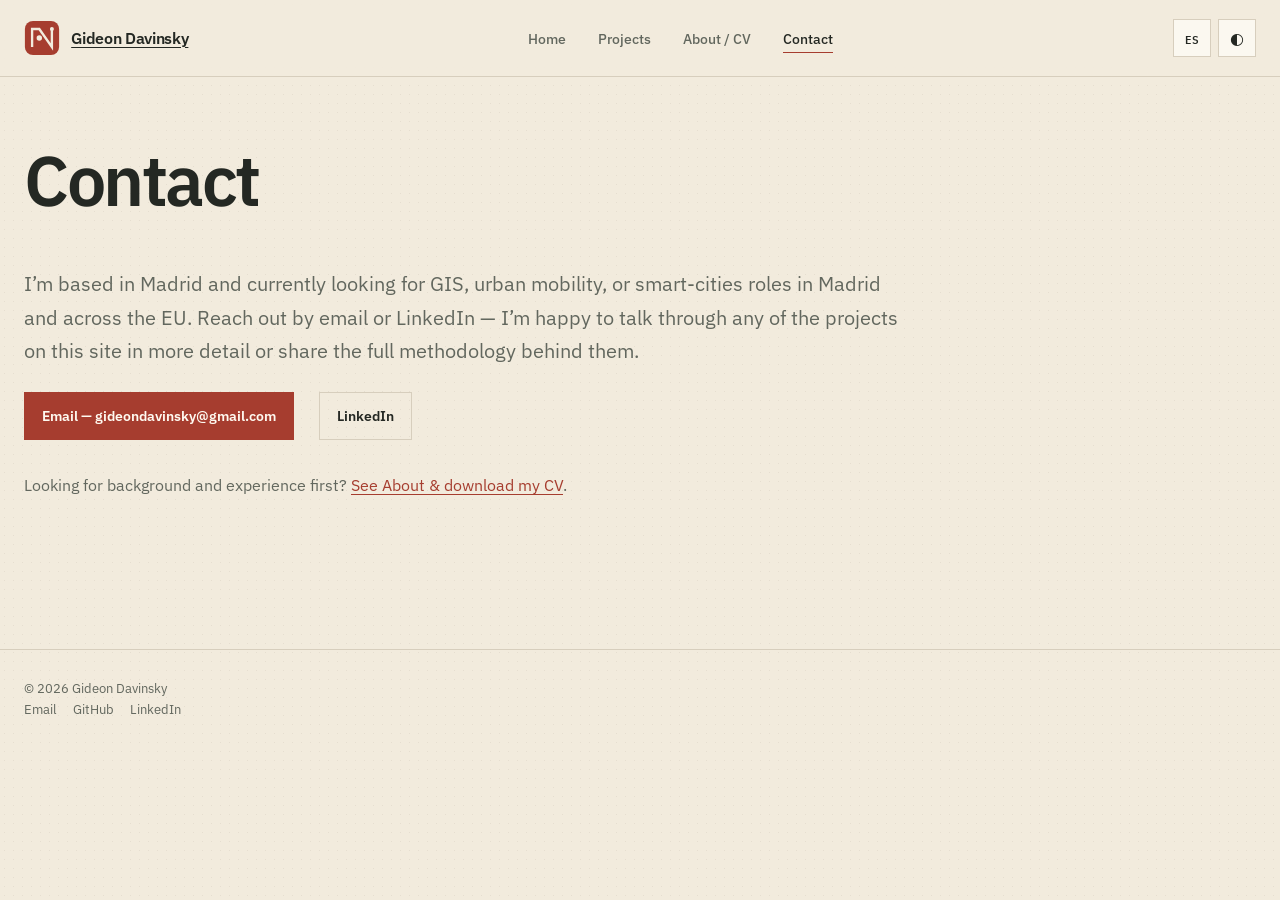
<file: contact.html>
<!doctype html>
<html lang="en">
<head>
<meta charset="utf-8">
<meta name="viewport" content="width=device-width, initial-scale=1">
<title>Contact — Gideon Davinsky</title>
<meta name="description" content="Get in touch with Gideon Davinsky, a GIS and urban data analyst based in Madrid, for GIS, urban mobility, or smart-cities roles.">
<meta property="og:type" content="website">
<meta property="og:site_name" content="Gideon Davinsky — GIS Portfolio">
<meta property="og:title" content="Contact — Gideon Davinsky">
<meta property="og:description" content="Get in touch with Gideon Davinsky, a GIS and urban data analyst based in Madrid, for GIS, urban mobility, or smart-cities roles.">
<meta property="og:image" content="assets/og/contact.png">
<meta property="og:url" content="contact.html">
<meta name="twitter:card" content="summary_large_image">
<link rel="icon" href="data:image/svg+xml,%3Csvg xmlns='http://www.w3.org/2000/svg' viewBox='0 0 32 32'%3E%3Cpath fill='%23a63d2f' d='M16 2a10 10 0 0 0-10 10c0 7 10 18 10 18s10-11 10-18A10 10 0 0 0 16 2z'/%3E%3Ccircle cx='16' cy='12' r='4' fill='%23fff'/%3E%3C/svg%3E">
<link rel="preconnect" href="https://fonts.googleapis.com">
<link rel="preconnect" href="https://fonts.gstatic.com" crossorigin>
<link href="https://fonts.googleapis.com/css2?family=IBM+Plex+Mono:wght@400;500;600&family=IBM+Plex+Sans:wght@400;500;600;700&display=swap" rel="stylesheet">
<link rel="stylesheet" href="css/main.css">
</head>
<body>
  <a class="skip-link" href="#main-content">Skip to content</a>

<header class="site-header">
  <nav class="nav" aria-label="Main navigation">
    <a class="brand" href="index.html">
      <svg class="mark" viewBox="0 0 40 40" aria-hidden="true"><rect x="1" y="1" width="38" height="38" rx="9" fill="var(--accent)"/><path d="M9 30V10h8l14 20V10" fill="none" stroke="var(--bg)" stroke-width="2.6"/><circle cx="17" cy="20" r="3" fill="var(--bg)"/><circle cx="31" cy="10" r="2.2" fill="var(--bg)"/></svg>
      Gideon Davinsky
    </a>
    <ul class="nav-links" id="primary-navigation">
      <li><a href="index.html" data-i18n="nav_home">Home</a></li>
      <li><a href="projects.html" data-i18n="nav_projects">Projects</a></li>
      <li><a href="about.html" data-i18n="nav_about">About / CV</a></li>
      <li><a href="contact.html" aria-current="page" data-i18n="nav_contact">Contact</a></li>
    </ul>
    <div class="nav-tools">
      <button class="lang-toggle" data-i18n-aria="lang_toggle_aria" title="Español / English">ES</button>
      <button class="theme-toggle" data-i18n-aria="theme_toggle_aria" title="Toggle theme">◐</button>
      <button class="nav-toggle" data-i18n-aria="menu_aria" aria-controls="primary-navigation" aria-expanded="false">☰</button>
    </div>
  </nav>
</header>

<main id="main-content" class="container section">
  <h1 data-i18n="h_contact">Contact</h1>
  <p class="lead prose" data-i18n="p_lead">I&rsquo;m based in Madrid and currently looking for GIS, urban mobility, or
    smart-cities roles in Madrid and across the EU. Reach out by email or LinkedIn
    &mdash; I&rsquo;m happy to talk through any of the projects on this site in more
    detail or share the full methodology behind them.</p>

  <div class="hero-actions" style="margin:1.5rem 0 2rem">
    <a class="btn" href="mailto:gideondavinsky@gmail.com" data-i18n="btn_email">Email &mdash; gideondavinsky@gmail.com</a>
    <a class="btn secondary" href="https://www.linkedin.com/in/gideon-davinsky" target="_blank" rel="noopener" data-i18n="btn_linkedin">LinkedIn</a>
  </div>

  <p class="muted" data-i18n="p_cv">Looking for background and experience first?
    <a href="about.html" data-i18n="p_cv_link">See About &amp; download my CV</a>.</p>
</main>

<footer class="site-footer">
  <div class="container">
    <div>&copy; <span id="year">2026</span> Gideon Davinsky</div>
    <div class="social">
      <a href="mailto:gideondavinsky@gmail.com" data-i18n="social_email">Email</a>
      <a href="https://github.com/gideondavinsky/Portfolio-Gideon-Davinsky" target="_blank" rel="noopener" data-i18n="social_github">GitHub</a><a href="https://www.linkedin.com/in/gideon-davinsky" data-i18n="social_linkedin">LinkedIn</a>
    </div>
  </div>
</footer>

<script>
  window.PAGE_I18N = {
    en: {
      doc_title: "Contact — Gideon Davinsky",
      doc_description: "Get in touch with Gideon Davinsky, a GIS and urban data analyst based in Madrid, for GIS, urban mobility, or smart-cities roles.",
      h_contact: "Contact",
      p_lead: "I’m based in Madrid and currently looking for GIS, urban mobility, or smart-cities roles in Madrid and across the EU. Reach out by email or LinkedIn — I’m happy to talk through any of the projects on this site in more detail or share the full methodology behind them.",
      btn_email: "Email — gideondavinsky@gmail.com",
      btn_linkedin: "LinkedIn",
      p_cv: "Looking for background and experience first? <a href=\"about.html\">See About &amp; download my CV</a>."
    },
    es: {
      doc_title: "Contacto — Gideon Davinsky",
      doc_description: "Contacta con Gideon Davinsky, analista SIG y de datos urbanos con base en Madrid, para puestos de SIG, movilidad urbana o ciudades inteligentes.",
      h_contact: "Contacto",
      p_lead: "Tengo base en Madrid y actualmente busco puestos de SIG, movilidad urbana o ciudades inteligentes en Madrid y en el resto de la UE. Escríbeme por correo o LinkedIn — estaré encantado de hablar con más detalle sobre cualquiera de los proyectos de este sitio o de compartir su metodología completa.",
      btn_email: "Correo — gideondavinsky@gmail.com",
      btn_linkedin: "LinkedIn",
      p_cv: "¿Buscas primero mi trayectoria y experiencia? <a href=\"about.html\">Consulta Sobre mí y descarga mi CV</a>."
    }
  };
</script>
<script src="js/i18n.js"></script>
<script src="js/site.js"></script>
</body>
</html>
</file>
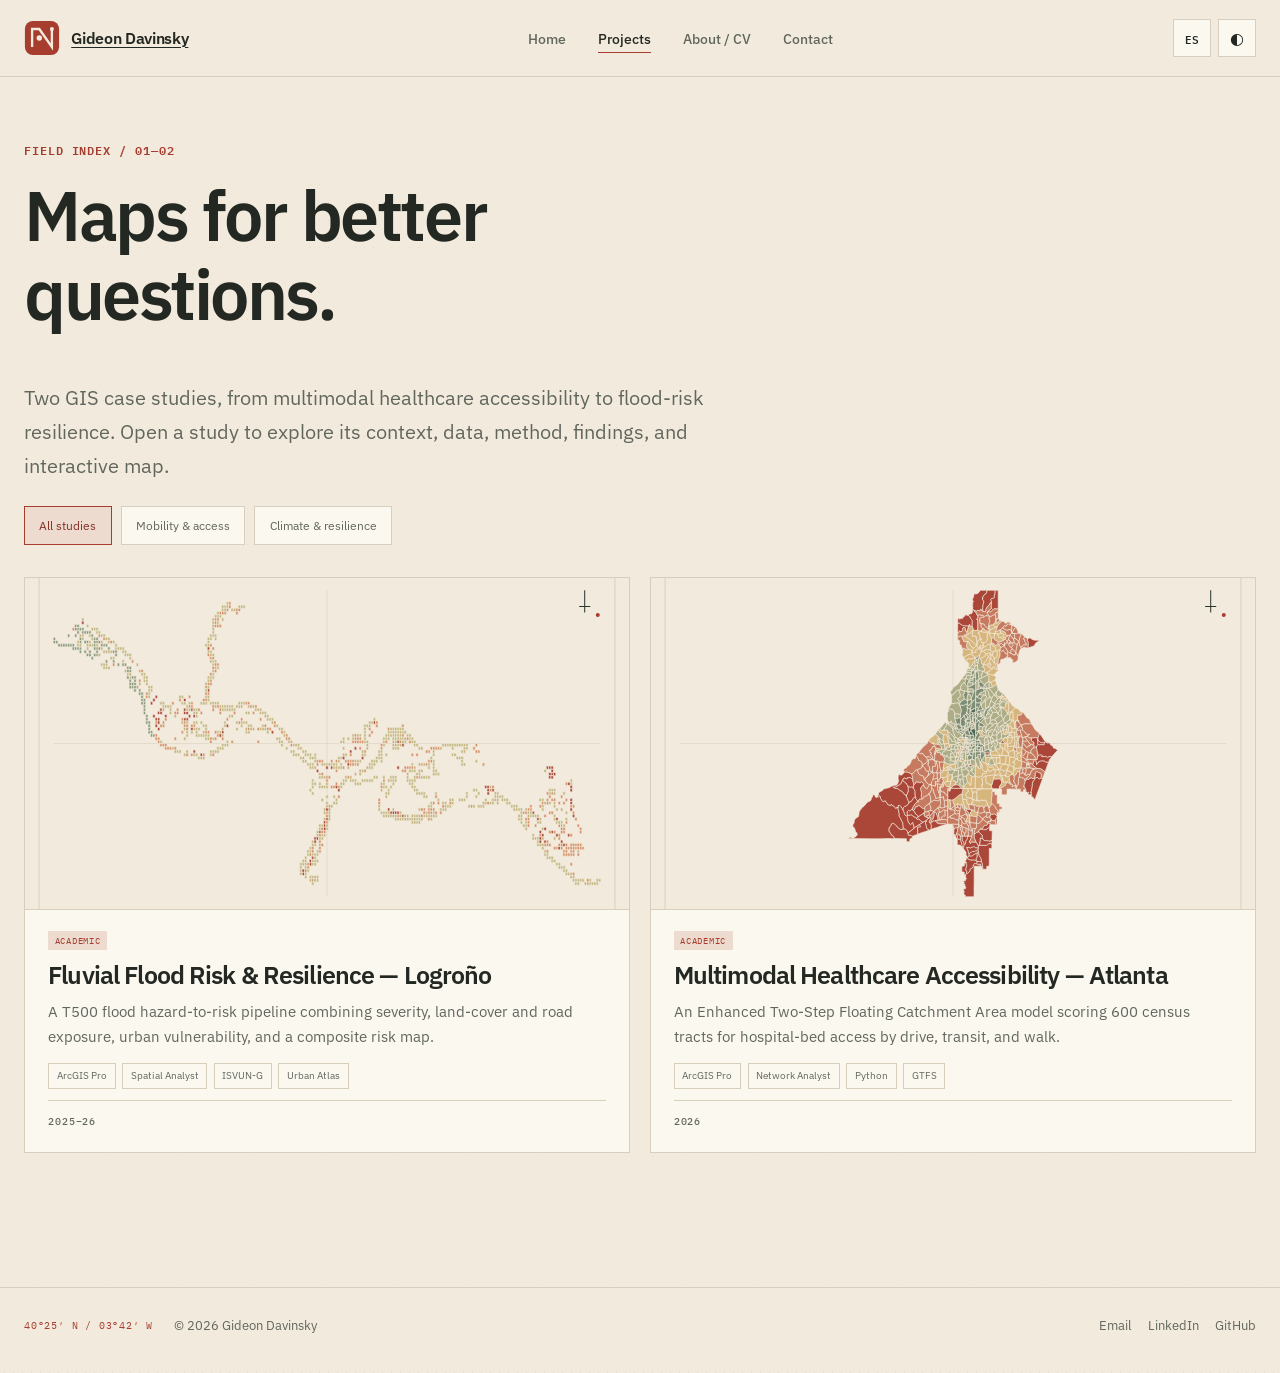
<file: projects.html>
<!doctype html>
<html lang="en">
<head>
  <meta charset="utf-8">
  <meta name="viewport" content="width=device-width, initial-scale=1">
  <meta name="theme-color" content="#f2ebdd">
  <title>Projects — Gideon Davinsky</title>
  <meta name="description" content="Explore GIS case studies by Gideon Davinsky: multimodal healthcare accessibility in Atlanta and flood resilience in Logroño.">
  <meta property="og:type" content="website">
  <meta property="og:site_name" content="Gideon Davinsky — GIS Portfolio">
  <meta property="og:title" content="Projects — Gideon Davinsky">
  <meta property="og:description" content="Spatial methods, real data, and interactive case studies in urban mobility and climate resilience.">
  <meta property="og:image" content="assets/og/projects.png">
  <meta property="og:url" content="projects.html">
  <meta name="twitter:card" content="summary_large_image">
  <link rel="icon" href="data:image/svg+xml,%3Csvg xmlns='http://www.w3.org/2000/svg' viewBox='0 0 32 32'%3E%3Cpath fill='%23a63d2f' d='M4 4h24v24H4z'/%3E%3Cpath d='M9 23V9h6l8 14V9' fill='none' stroke='%23f2ebdd' stroke-width='3'/%3E%3C/svg%3E">
  <link rel="preconnect" href="https://fonts.googleapis.com">
  <link rel="preconnect" href="https://fonts.gstatic.com" crossorigin>
  <link href="https://fonts.googleapis.com/css2?family=IBM+Plex+Mono:wght@400;500;600&family=IBM+Plex+Sans:wght@400;500;600;700&display=swap" rel="stylesheet">
  <link rel="stylesheet" href="css/main.css">
</head>
<body>
  <a class="skip-link" href="#main-content">Skip to content</a>
  <header class="site-header">
    <nav class="nav" aria-label="Main navigation">
      <a class="brand" href="index.html" aria-label="Gideon Davinsky, home">
        <svg class="mark" viewBox="0 0 40 40" aria-hidden="true"><rect x="1" y="1" width="38" height="38" rx="9" fill="var(--accent)"/><path d="M9 30V10h8l14 20V10" fill="none" stroke="var(--bg)" stroke-width="2.6"/><circle cx="17" cy="20" r="3" fill="var(--bg)"/><circle cx="31" cy="10" r="2.2" fill="var(--bg)"/></svg>
        <span>Gideon Davinsky</span>
      </a>
      <ul class="nav-links" id="primary-navigation">
        <li><a href="index.html" data-i18n="nav_home">Home</a></li>
        <li><a href="projects.html" aria-current="page" data-i18n="nav_projects">Projects</a></li>
        <li><a href="about.html" data-i18n="nav_about">About / CV</a></li>
        <li><a href="contact.html" data-i18n="nav_contact">Contact</a></li>
      </ul>
      <div class="nav-tools">
        <button class="lang-toggle" data-i18n-aria="lang_toggle_aria" title="Español / English">ES</button>
        <button class="theme-toggle" data-i18n-aria="theme_toggle_aria" title="Toggle theme">◐</button>
        <button class="nav-toggle" data-i18n-aria="menu_aria" aria-controls="primary-navigation" aria-expanded="false">☰</button>
      </div>
    </nav>
  </header>

  <main id="main-content" class="container section">
    <p class="eyebrow" data-i18n="page_kicker">FIELD INDEX / 01—02</p>
    <h1 data-i18n="page_title">Maps for better questions.</h1>
    <p class="lead" data-i18n="page_lead">Two GIS case studies, from multimodal healthcare accessibility to flood-risk resilience. Open a study to explore its context, data, method, findings, and interactive map.</p>
    <div class="filters" role="group" aria-label="Filter projects" data-i18n-aria="filter_group">
      <button class="filter-btn" data-filter="all" aria-pressed="true" data-i18n="filter_all">All studies</button>
      <button class="filter-btn" data-filter="mobility" aria-pressed="false" data-i18n="filter_mobility">Mobility &amp; access</button>
      <button class="filter-btn" data-filter="resilience" aria-pressed="false" data-i18n="filter_resilience">Climate &amp; resilience</button>
    </div>
    <div id="project-grid" class="card-grid"></div>
  </main>

  <footer class="site-footer">
    <div class="container footer-inner">
      <div class="footer-signoff"><span class="footer-coord">40°25′ N / 03°42′ W</span><span>© <span id="year">2026</span> Gideon Davinsky</span></div>
      <div class="social"><a href="mailto:gideondavinsky@gmail.com" data-i18n="social_email">Email</a><a href="https://www.linkedin.com/in/gideon-davinsky" target="_blank" rel="noopener" data-i18n="social_linkedin">LinkedIn</a><a href="https://github.com/gideondavinsky/Portfolio-Gideon-Davinsky" target="_blank" rel="noopener" data-i18n="social_github">GitHub</a></div>
    </div>
  </footer>

  <script src="js/projects-data.js"></script>
  <script>
    window.PAGE_I18N = {
      en: {
        doc_title: "Projects — Gideon Davinsky",
        doc_description: "Explore GIS case studies by Gideon Davinsky: multimodal healthcare accessibility in Atlanta and flood resilience in Logroño.",
        page_kicker: "FIELD INDEX / 01—02",
        page_title: "Maps for better questions.",
        page_lead: "Two GIS case studies, from multimodal healthcare accessibility to flood-risk resilience. Open a study to explore its context, data, method, findings, and interactive map.",
        filter_group: "Filter case studies by focus",
        filter_all: "All studies",
        filter_mobility: "Mobility &amp; access",
        filter_resilience: "Climate &amp; resilience"
      },
      es: {
        doc_title: "Proyectos — Gideon Davinsky",
        doc_description: "Casos de estudio SIG de Gideon Davinsky: accesibilidad sanitaria multimodal en Atlanta y resiliencia ante inundaciones en Logroño.",
        page_kicker: "ÍNDICE DE CAMPO / 01—02",
        page_title: "Mapas para hacer mejores preguntas.",
        page_lead: "Dos casos de estudio SIG, desde la accesibilidad sanitaria multimodal hasta la resiliencia ante inundaciones. Abre cada estudio para explorar su contexto, datos, metodología, resultados y mapa interactivo.",
        filter_group: "Filtrar casos de estudio por enfoque",
        filter_all: "Todos los estudios",
        filter_mobility: "Movilidad y acceso",
        filter_resilience: "Clima y resiliencia"
      }
    };
  </script>
  <script src="js/i18n.js"></script>
  <script src="js/site.js"></script>
</body>
</html>
</file>
<file: css/main.css>
/* Civic Cartography — an editorial field atlas for GIS and urban mobility work. */
:root {
  color-scheme: light;
  --bg: #f2ebdd;
  --surface: #fbf8f0;
  --surface-2: #e8e0d0;
  --text: #242823;
  --muted: #62675e;
  --border: #d7cebd;
  --accent: #a63d2f;
  --accent-hover: #843126;
  --accent-soft: #eddbcf;
  --sage: #667660;
  --ink: #29342d;
  --shadow: 0 18px 50px rgba(48, 42, 31, .12);
  --radius: 4px;
  --maxw: 1240px;
  --font-sans: "IBM Plex Sans", system-ui, -apple-system, "Segoe UI", sans-serif;
  --font-display: "IBM Plex Sans", system-ui, sans-serif;
  --font-mono: "IBM Plex Mono", ui-monospace, monospace;
}
@media (prefers-color-scheme: dark) {
  :root:not([data-theme="light"]) {
    color-scheme: dark;
    --bg: #20241f;
    --surface: #292f28;
    --surface-2: #333a31;
    --text: #eee9dd;
    --muted: #b1b3a6;
    --border: #454a3e;
    --accent: #d58268;
    --accent-hover: #edaa8d;
    --accent-soft: #493630;
    --sage: #b2b99b;
    --ink: #171c18;
    --shadow: 0 18px 50px rgba(0, 0, 0, .28);
  }
}
:root[data-theme="dark"] {
  color-scheme: dark;
  --bg: #20241f;
  --surface: #292f28;
  --surface-2: #333a31;
  --text: #eee9dd;
  --muted: #b1b3a6;
  --border: #454a3e;
  --accent: #d58268;
  --accent-hover: #edaa8d;
  --accent-soft: #493630;
  --sage: #b2b99b;
  --ink: #171c18;
  --shadow: 0 18px 50px rgba(0, 0, 0, .28);
}
:root[data-theme="light"] { color-scheme: light; }
* { box-sizing: border-box; }
html { scroll-behavior: smooth; scroll-padding-top: 90px; }
body {
  margin: 0;
  color: var(--text);
  background-color: var(--bg);
  background-image: radial-gradient(rgba(85, 69, 44, .075) .55px, transparent .55px);
  background-size: 9px 9px;
  font-family: var(--font-sans);
  font-size: 16px;
  line-height: 1.68;
  -webkit-font-smoothing: antialiased;
}
a { color: var(--accent); text-decoration-thickness: .08em; text-underline-offset: .18em; }
a:hover { color: var(--accent-hover); }
a:focus-visible, button:focus-visible, input:focus-visible { outline: 3px solid var(--accent); outline-offset: 3px; }
img { display: block; max-width: 100%; }
button { font: inherit; }
h1, h2, h3, p, figure { margin-top: 0; }
h1, h2, h3 { font-family: var(--font-display); line-height: 1.12; font-weight: 600; letter-spacing: -.035em; }
h1 { font-size: clamp(2.6rem, 6.2vw, 5.4rem); }
h2 { font-size: clamp(2rem, 4vw, 3.3rem); }
h3 { font-size: 1.25rem; }
.container { width: min(var(--maxw), calc(100% - 3rem)); margin-inline: auto; }
.section { padding-block: clamp(3.8rem, 8vw, 7rem); }
.muted { color: var(--muted); }
.lead { color: var(--muted); font-size: clamp(1.1rem, 1.55vw, 1.3rem); line-height: 1.7; max-width: 62ch; }
.eyebrow, .field-label, .field-source, .atlas-topline, .atlas-north, .footer-coord, .practice-index, .project-meta dt, .tag, .project-overline {
  font-family: var(--font-mono); text-transform: uppercase; letter-spacing: .08em;
}
.eyebrow { color: var(--accent); font-size: .72rem; font-weight: 600; margin-bottom: 1rem; }
.eyebrow span { padding-inline: .2rem; color: var(--muted); }
/* Accessible skip navigation */
.skip-link { position: fixed; left: 1rem; top: -8rem; z-index: 100; padding: .7rem 1rem; background: var(--text); color: var(--bg); }
.skip-link:focus { top: 1rem; }
/* Header: quiet editorial navigation with a small cartographic route mark. */
.site-header { position: sticky; top: 0; z-index: 50; background: color-mix(in srgb, var(--bg) 92%, transparent); backdrop-filter: blur(14px); border-bottom: 1px solid var(--border); }
.nav { min-height: 76px; width: min(var(--maxw), calc(100% - 3rem)); margin-inline: auto; display: flex; align-items: center; justify-content: space-between; gap: 2rem; }
.brand { display: inline-flex; align-items: center; gap: .7rem; color: var(--text); font-family: var(--font-display); font-weight: 600; font-size: 1rem; letter-spacing: -.02em; white-space: nowrap; }
.brand:hover { color: var(--text); text-decoration: none; }
.brand .mark { width: 36px; height: 36px; flex: 0 0 36px; }
.nav-links { display: flex; align-items: center; gap: clamp(1rem, 2.5vw, 2.1rem); list-style: none; padding: 0; margin: 0; }
.nav-links a { color: var(--muted); font-size: .86rem; font-weight: 500; text-decoration: none; }
.nav-links a:hover, .nav-links a[aria-current="page"] { color: var(--text); }
.nav-links a[aria-current="page"] { box-shadow: inset 0 -1px var(--accent); padding-bottom: .35rem; }
.nav-tools { display: flex; gap: .45rem; align-items: center; }
.theme-toggle, .nav-toggle, .lang-toggle { display: inline-flex; align-items: center; justify-content: center; width: 38px; height: 38px; border: 1px solid var(--border); background: var(--surface); color: var(--text); cursor: pointer; }
.lang-toggle { font: 600 .7rem var(--font-mono); }
.theme-toggle:hover, .nav-toggle:hover, .lang-toggle:hover { background: var(--surface-2); }
.nav-toggle { display: none; }
@media (max-width: 820px) {
  .nav { min-height: 68px; gap: .7rem; }
  .nav-toggle { display: inline-flex; }
  .nav-links { display: none; position: absolute; inset: 68px 0 auto; padding: .8rem 1.5rem 1.2rem; background: var(--surface); border-bottom: 1px solid var(--border); flex-direction: column; align-items: stretch; gap: 0; box-shadow: var(--shadow); }
  .nav-links.open { display: flex; }
  .nav-links li { padding: .65rem 0; border-bottom: 1px solid var(--border); }
  .nav-links li:last-child { border-bottom: 0; }
  .nav-links a[aria-current="page"] { box-shadow: none; }
}
@media (max-width: 480px) { .container, .nav { width: min(100% - 2rem, var(--maxw)); } .brand { font-size: .9rem; } .brand .mark { width: 32px; height: 32px; flex-basis: 32px; } }
/* Buttons and links */
.btn { display: inline-flex; align-items: center; justify-content: center; gap: .75rem; min-height: 48px; padding: .72rem 1.05rem; border: 1px solid var(--accent); background: var(--accent); color: #fffaf1; font-size: .9rem; font-weight: 600; line-height: 1.25; text-decoration: none; transition: transform .18s ease, background .18s ease, border-color .18s ease; }
.btn:hover { transform: translateY(-2px); background: var(--accent-hover); border-color: var(--accent-hover); color: #fffaf1; text-decoration: none; }
.btn.secondary { background: transparent; color: var(--text); border-color: var(--border); }
.btn.secondary:hover { background: var(--surface-2); color: var(--text); }
.text-link { display: inline-flex; align-items: center; gap: .5rem; font-size: .88rem; font-weight: 600; text-decoration: none; }
.text-link:hover { gap: .75rem; }
.hero-actions { display: flex; align-items: center; flex-wrap: wrap; gap: 1.15rem 1.6rem; }
/* Home hero: an asymmetrical editorial spread with a real project-map plate. */
.hero { display: grid; grid-template-columns: minmax(0, 1.02fr) minmax(360px, .98fr); align-items: center; gap: clamp(2rem, 5vw, 5rem); padding-block: clamp(4rem, 8vw, 7.4rem) clamp(3.6rem, 7vw, 6rem); }
.hero-copy { max-width: 670px; }
.hero h1 { max-width: 12ch; margin-bottom: 1.15rem; font-size: clamp(3.2rem, 6.5vw, 6.2rem); letter-spacing: -.065em; line-height: .98; }
.hero h1 em { color: var(--accent); font-style: normal; }
.hero .lead { max-width: 57ch; margin-bottom: 1.7rem; }
.hero-note { display: flex; align-items: start; gap: .55rem; max-width: 50ch; margin: 1.5rem 0 0; color: var(--muted); font-size: .79rem; line-height: 1.5; }
.status-dot { width: 8px; height: 8px; flex: 0 0 8px; margin-top: .35rem; border-radius: 50%; background: var(--sage); box-shadow: 0 0 0 4px color-mix(in srgb, var(--sage) 15%, transparent); }
.hero-atlas { position: relative; min-width: 0; padding: .8rem; background: var(--surface); border: 1px solid var(--border); box-shadow: var(--shadow); transform: rotate(.6deg); }
.atlas-topline { display: flex; justify-content: space-between; gap: 1rem; padding: .2rem .35rem .7rem; color: var(--muted); font-size: .62rem; }
.hero-atlas img { width: 100%; aspect-ratio: 1.43; object-fit: cover; border: 1px solid var(--border); background: var(--surface-2); }
.hero-atlas figcaption { display: flex; justify-content: space-between; align-items: baseline; gap: 1rem; padding: .8rem .3rem .1rem; font-size: .8rem; }
.hero-atlas figcaption > span { font-weight: 600; }
.hero-atlas figcaption a { white-space: nowrap; font-size: .74rem; text-decoration: none; }
.atlas-north { position: absolute; right: 1.2rem; top: 3.25rem; width: 38px; height: 38px; display: grid; place-content: center; text-align: center; color: var(--text); background: color-mix(in srgb, var(--surface) 88%, transparent); border: 1px solid var(--border); font-size: .52rem; line-height: 1; }
.atlas-north span { font-size: 1.1rem; line-height: 1; }
@media (max-width: 900px) { .hero { grid-template-columns: 1fr; max-width: 780px; gap: 2.5rem; } .hero-copy { max-width: 730px; } .hero-atlas { width: min(100%, 640px); justify-self: end; } }
@media (max-width: 540px) { .hero { padding-top: 3rem; } .hero h1 { font-size: clamp(3rem, 14vw, 4.3rem); } .hero-atlas { transform: none; padding: .55rem; } .hero-atlas figcaption { flex-direction: column; gap: .25rem; } }
/* Map facts as a thin field-notes strip. */
.field-notes { display: grid; grid-template-columns: repeat(3, 1fr) auto; align-items: center; border-top: 1px solid var(--border); border-bottom: 1px solid var(--border); padding-block: 1.35rem; gap: 1.4rem; }
.field-note { display: flex; align-items: center; gap: .75rem; min-width: 0; }
.field-value { color: var(--accent); font: 500 clamp(1.15rem, 2vw, 1.6rem) var(--font-mono); line-height: 1; }
.field-label { max-width: 18ch; color: var(--muted); font-size: .6rem; line-height: 1.5; }
.field-source { margin: 0; color: var(--muted); text-align: right; font-size: .55rem; }
@media (max-width: 760px) { .field-notes { grid-template-columns: 1fr 1fr; } .field-source { grid-column: 1 / -1; text-align: left; } }
@media (max-width: 440px) { .field-notes { gap: 1rem .7rem; } .field-note { align-items: start; flex-direction: column; gap: .35rem; } }
/* Sections and project gallery */
.section-heading { display: flex; justify-content: space-between; align-items: end; gap: 2rem; margin-bottom: 2rem; }
.section-heading h2 { margin: 0; }
.section-heading .eyebrow { margin-bottom: .55rem; }
.section-heading > .text-link { margin-bottom: .25rem; white-space: nowrap; }
.section-heading-stacked { display: block; max-width: 780px; }
.section-heading-stacked h2 { max-width: 18ch; margin-bottom: .85rem; }
.section-intro { max-width: 60ch; color: var(--muted); }
.work-section { padding-top: 6.1rem; }
.card-grid { display: grid; grid-template-columns: repeat(2, minmax(0, 1fr)); gap: 1.2rem; }
.card { overflow: hidden; display: flex; flex-direction: column; border: 1px solid var(--border); background: var(--surface); transition: transform .2s ease, box-shadow .2s ease; }
.card:hover { transform: translateY(-4px); box-shadow: var(--shadow); }
.card a.card-link { display: flex; height: 100%; flex-direction: column; color: inherit; text-decoration: none; }
.card .thumb { width: 100%; aspect-ratio: 1.82; object-fit: cover; border-bottom: 1px solid var(--border); background: var(--surface-2); }
.card .body { display: flex; flex: 1; flex-direction: column; align-items: start; gap: .7rem; padding: 1.35rem 1.45rem 1.5rem; }
.card .tag { display: inline-flex; color: var(--accent); background: var(--accent-soft); padding: .23rem .4rem; font-size: .58rem; line-height: 1.25; }
.card h3 { margin: 0; font-size: clamp(1.2rem, 2vw, 1.55rem); }
.card .body > p { color: var(--muted); font-size: .91rem; margin: 0; }
.card .project-tags { margin-top: .15rem; }
.project-tags .pill { border-color: var(--border); background: transparent; color: var(--muted); font-size: .65rem; padding: .2rem .48rem; }
.card .meta { width: 100%; margin-top: auto; padding-top: .8rem; border-top: 1px solid var(--border); color: var(--muted); font: 500 .65rem var(--font-mono); text-transform: uppercase; letter-spacing: .08em; }
.filters { display: flex; gap: .55rem; flex-wrap: wrap; margin: 1.5rem 0 2rem; }
.filter-btn, .season-btn { border: 1px solid var(--border); background: var(--surface); color: var(--muted); padding: .48rem .9rem; font-size: .78rem; cursor: pointer; }
.filter-btn[aria-pressed="true"], .season-btn[aria-pressed="true"] { border-color: var(--accent); background: var(--accent-soft); color: var(--accent-hover); }
@media (max-width: 680px) { .card-grid { grid-template-columns: 1fr; } .section-heading { align-items: start; flex-direction: column; gap: .8rem; } .work-section { padding-top: 4.5rem; } }
/* Practice index */
.practice-section { padding-top: 2.3rem; padding-bottom: 6.7rem; }
.practice-list { border-top: 1px solid var(--border); }
.practice-item { display: grid; grid-template-columns: 70px 1fr 30px; gap: 1.5rem; align-items: start; padding: 1.45rem 0; border-bottom: 1px solid var(--border); }
.practice-index { padding-top: .25rem; color: var(--accent); font-size: .67rem; }
.practice-item h3 { margin: 0 0 .35rem; font-size: 1.12rem; letter-spacing: -.02em; }
.practice-item p { max-width: 66ch; margin: 0; color: var(--muted); font-size: .9rem; }
.practice-mark { color: var(--accent); text-align: right; }
@media (max-width: 560px) { .practice-item { grid-template-columns: 36px 1fr; gap: .8rem; } .practice-mark { display: none; } }
/* Contact close */
.contact-band { display: flex; justify-content: space-between; align-items: center; gap: 2rem; margin-block: 1rem 6rem; padding: clamp(1.5rem, 5vw, 3.5rem); background: var(--ink); color: #f2ebdd; }
.contact-band .eyebrow { color: #dfad8f; }
.contact-band h2 { margin-bottom: .7rem; font-size: clamp(2rem, 4vw, 3.2rem); }
.contact-band p:not(.eyebrow) { max-width: 52ch; margin: 0; color: #ddd8ca; }
.btn-light { flex: 0 0 auto; background: #f2ebdd; color: #29342d; border-color: #f2ebdd; }
.btn-light:hover { background: #dfd4bf; border-color: #dfd4bf; color: #29342d; }
@media (max-width: 680px) { .contact-band { align-items: start; flex-direction: column; margin-bottom: 4rem; } }
/* Internal pages and case studies */
main.container.section { padding-top: clamp(2.7rem, 5vw, 4.5rem); }
main.container.section > h1 { max-width: 18ch; font-size: clamp(2.7rem, 5.5vw, 4.6rem); }
.project-header { max-width: 900px; padding: 1.5rem 0 1.2rem; }
.project-header h1 { max-width: 16ch; font-size: clamp(2.7rem, 5.8vw, 5rem); }
.project-header .tag { color: var(--accent); font: 600 .64rem var(--font-mono); text-transform: uppercase; letter-spacing: .08em; }
.project-header .lead { max-width: 69ch; }
.project-meta { display: grid; grid-template-columns: repeat(auto-fit, minmax(150px, 1fr)); gap: 1rem 1.5rem; margin: 1.5rem 0 2rem; padding: 1.2rem 1.25rem; background: var(--surface); border: 1px solid var(--border); }
.project-meta dt { color: var(--muted); font-size: .57rem; margin-bottom: .25rem; }
.project-meta dd { margin: 0; font-size: .83rem; line-height: 1.5; }
.map { width: 100%; height: clamp(360px, 56vw, 590px); overflow: hidden; border: 1px solid var(--border); background: var(--surface-2); }
.map-figure { margin: 1.7rem 0 3rem; }
.map-figure figcaption { max-width: 92ch; margin-top: .7rem; color: var(--muted); font-size: .76rem; line-height: 1.6; }
.map-legend { max-width: 320px; padding: .6rem .8rem; border: 1px solid var(--border); background: var(--surface); color: var(--text); font-size: .75rem; box-shadow: var(--shadow); }
.map-legend b { display: block; margin-bottom: .35rem; font-family: var(--font-mono); font-size: .68rem; }
.map-legend .row { display: flex; align-items: center; gap: .5rem; margin: .2rem 0; }
.map-legend .swatch { width: 13px; height: 13px; border: 1px solid rgba(0,0,0,.12); }
.maplibregl-popup-content { max-width: 300px; font-family: var(--font-sans); font-size: .78rem; line-height: 1.5; color: #242823; border-radius: 2px; max-height: 320px; overflow-y: auto; }
.maplibregl-popup-content b { color: #29342d; }
.maplibregl-ctrl-group { border-radius: 2px !important; }
.prose { max-width: 74ch; }
.prose h2 { margin: 3.4rem 0 .85rem; padding-top: .9rem; border-top: 1px solid var(--border); font-size: clamp(1.6rem, 3vw, 2.3rem); }
.prose h3 { margin-top: 1.8rem; font-size: 1.12rem; }
.prose p, .prose li { color: var(--muted); font-size: .95rem; }
.prose ul { padding-left: 1.2rem; }
.prose li { margin: .35rem 0; }
.back-link { display: inline-flex; align-items: center; gap: .4rem; margin-bottom: .6rem; font-size: .76rem; text-decoration: none; }
.table-scroll { overflow-x: auto; margin: 1.3rem 0; }
.data-table { width: 100%; min-width: 360px; border-collapse: collapse; font-size: .82rem; }
.data-table th, .data-table td { border: 1px solid var(--border); padding: .6rem .7rem; text-align: left; }
.data-table th { background: var(--surface-2); font: 600 .65rem var(--font-mono); text-transform: uppercase; letter-spacing: .04em; }
.data-table td.num { text-align: center; font-variant-numeric: tabular-nums; }
.season-toggle { display: flex; overflow-x: auto; gap: .45rem; margin: 1rem 0; padding-bottom: .25rem; }
.season-btn { flex: 0 0 auto; border-radius: 2px; font-size: .73rem; }
.pill-row { display: flex; flex-wrap: wrap; gap: .4rem; }
.pill { padding: .2rem .65rem; border: 1px solid var(--border); background: var(--surface); color: var(--muted); font-size: .74rem; }
.timeline { position: relative; margin: 1.3rem 0; padding-left: 1.5rem; border-left: 1px solid var(--border); }
.timeline-item { position: relative; margin-bottom: 2.3rem; }
.timeline-item::before { content: ""; position: absolute; left: calc(-1.5rem - 5px); top: .42rem; width: 9px; height: 9px; border-radius: 50%; background: var(--accent); box-shadow: 0 0 0 4px var(--bg); }
.timeline-item .when { color: var(--accent); font: 500 .66rem var(--font-mono); text-transform: uppercase; }
.timeline-item h3 { margin: .3rem 0; font-size: 1.1rem; }
.timeline-item p, .timeline-item li { color: var(--muted); font-size: .88rem; }
.skill-cols { columns: 2; column-gap: 2.5rem; }
.skill-cols li { break-inside: avoid; }
.notice { margin: 1.5rem 0; padding: .95rem 1.1rem; border-left: 3px solid var(--accent); background: var(--accent-soft); color: var(--text); font-size: .85rem; }
@media (max-width: 560px) { .skill-cols { columns: 1; } .project-meta { grid-template-columns: repeat(2, minmax(0, 1fr)); gap: .9rem; } }
/* Footer */
.site-footer { margin-top: 2rem; padding: 1.7rem 0 2.3rem; border-top: 1px solid var(--border); color: var(--muted); font-size: .79rem; }
.footer-inner { display: flex; justify-content: space-between; align-items: center; gap: 1.2rem; }
.footer-signoff { display: flex; flex-wrap: wrap; gap: .8rem 1.3rem; align-items: center; }
.footer-coord { color: var(--accent); font-size: .62rem; }
.social { display: flex; flex-wrap: wrap; gap: 1rem; }
.social a { color: var(--muted); text-decoration: none; }
.social a:hover { color: var(--text); }
@media (max-width: 600px) { .footer-inner { align-items: start; flex-direction: column; } }
@media (prefers-reduced-motion: reduce) { *, *::before, *::after { animation-duration: .01ms !important; animation-iteration-count: 1 !important; scroll-behavior: auto !important; transition-duration: .01ms !important; } }
</file>
